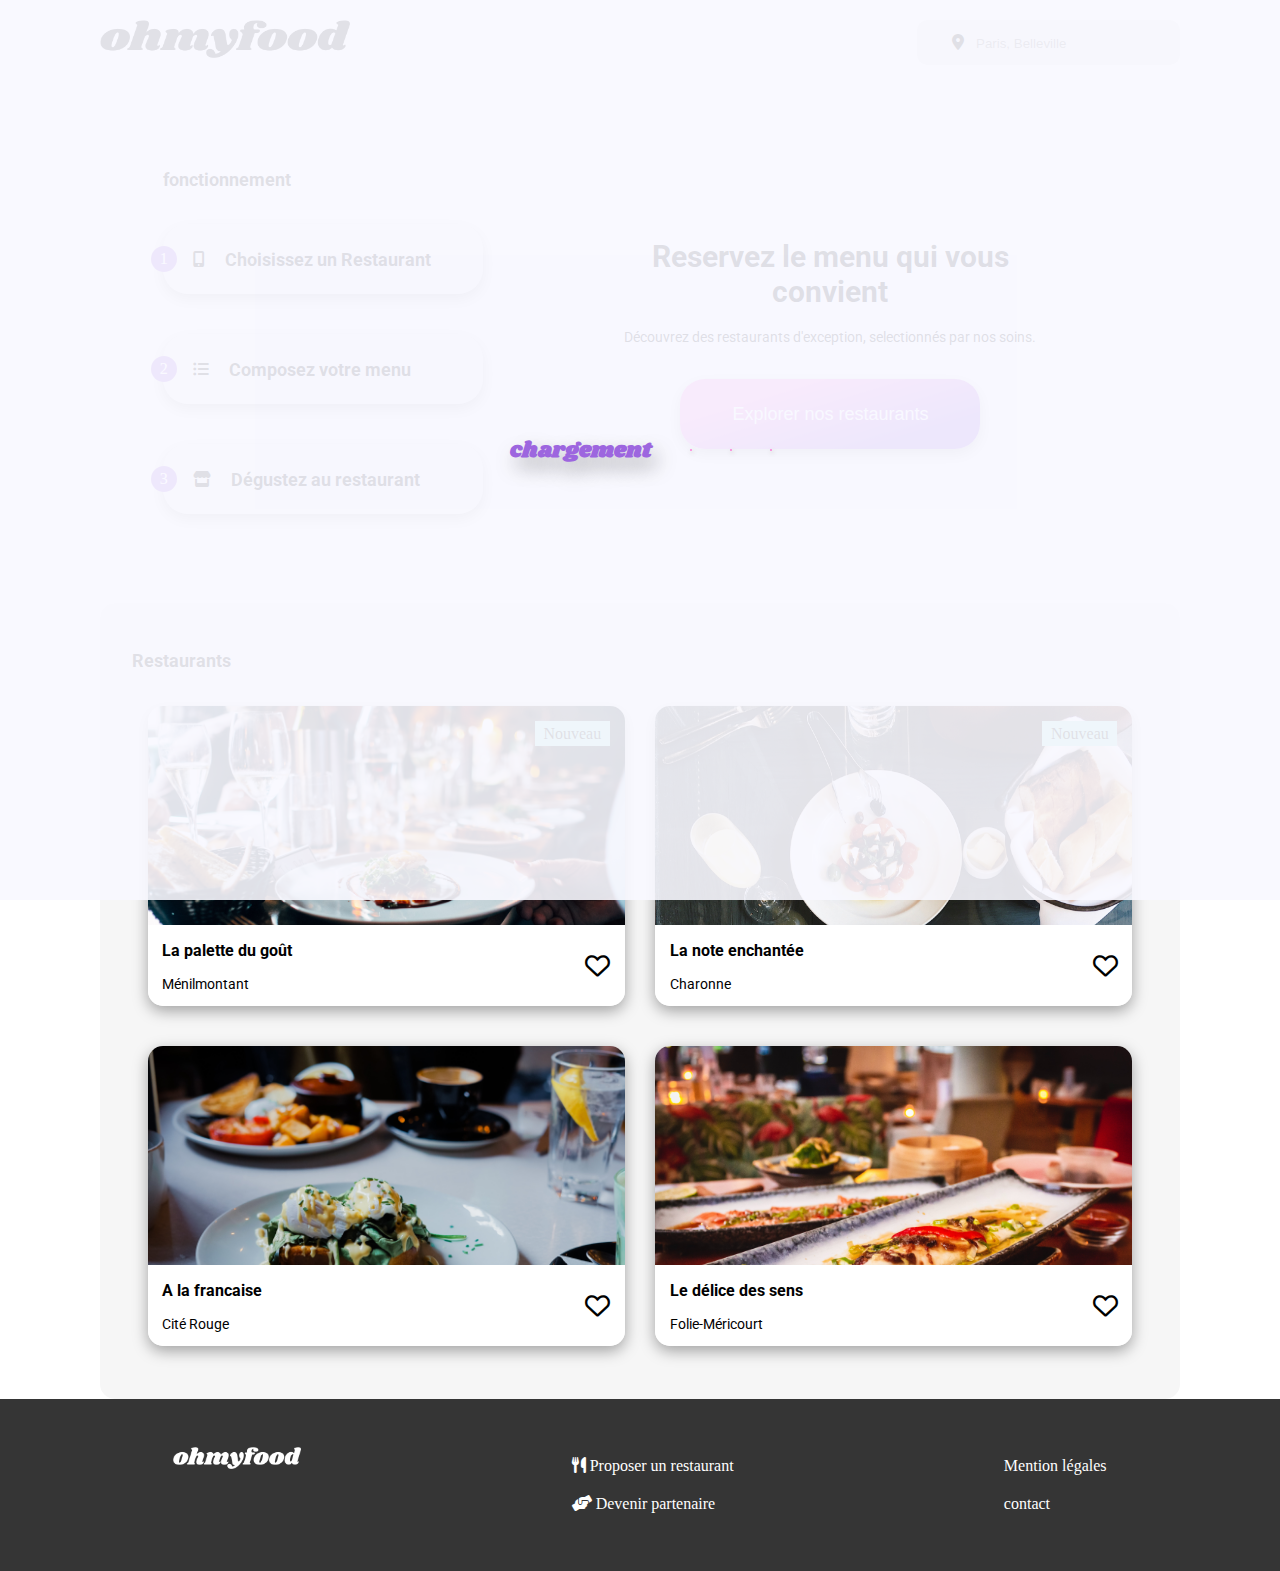
<file: docs/index.html>
<!DOCTYPE html>
<html lang="en">
<head>
    <meta charset="UTF-8">
    <meta http-equiv="X-UA-Compatible" content="IE=edge">
    <meta name="viewport" content="width=device-width, initial-scale=1.0">
    <title>Ohmyfood</title>

    <link rel="stylesheet" href="https://cdnjs.cloudflare.com/ajax/libs/font-awesome/6.0.0/css/all.min.css" integrity="sha512-9usAa10IRO0HhonpyAIVpjrylPvoDwiPUiKdWk5t3PyolY1cOd4DSE0Ga+ri4AuTroPR5aQvXU9xC6qOPnzFeg==" crossorigin="anonymous" referrerpolicy="no-referrer" />
    
    <link rel="preconnect" href="https://fonts.googleapis.com">
    <link rel="preconnect" href="https://fonts.gstatic.com" crossorigin>
    <link href="https://fonts.googleapis.com/css2?family=Roboto:wght@100;300;400;500;700&family=Shrikhand&display=swap" rel="stylesheet">
    
    <link rel="stylesheet" href="css/style.css" class="stylesheet">
    
    
</head>
<body>
    <div class="loader">
        <div class="loader-circle">
            <h1>chargement</h1> 
            <div class="loader-dots">
                <span></span>
                <span></span>
                <span></span> 
            </div> 
        </div>
    </div>
    <header>
        <div class="logo">
            <a href="#">  
                <img src="images/logo/ohmyfood.png" alt="">
            </a> 
        </div>
        <div class="location">
            <div class="icon-location">
                <i class="fa-solid fa-location-dot"></i>
            </div>
            <div class="city-location">
                <input type="text" placeholder="Paris, Belleville">
                                
            </div>

        </div>
    </header>
    <main>
        <div class="bloc-content">
            <div class="diner-search">
                <div class="title">
                    <h1>Reservez le menu qui vous convient</h1>
                    <p>Découvrez des restaurants d'exception, selectionnés par nos soins.</p>
                </div>
                <nav>
                    <input class="search-btn" type="submit" value="Explorer nos restaurants">
                </nav>
            </div>
            <nav class="menu">
                <h2>fonctionnement</h2>
                <a href="#">
                    
                    <div class="menu-card">
                        <i class="fa-solid fa-mobile-screen-button"></i>
                        <h2>Choisissez un Restaurant</h2>
                    </div>
                    <div class="number">1</div>
                    
                </a>
                <a href="#">
                    <div class="menu-card">
                        <i class="fa-solid fa-list-ul"></i>
                        <h2>Composez votre menu</h2>
                    </div>
                    <div class="number">2</div>
                </a>
                <a href="#">
                    <div class="menu-card">
                        <i class="fa-solid fa-store"></i>
                        <h2>Dégustez au restaurant</h2>
                    </div>
                    <div class="number">3</div>
                </a>
            </nav>
        </div>
        <section class="home-section">
            <h2>Restaurants</h2>
            
            <div class="card">
                <div class="image-card">
                    <a href="menu-1.html">
                        <img src="images/restaurants/jay-wennington-N_Y88TWmGwA-unsplash.jpg" alt="">
                        <span class="new">Nouveau</span>
                    </a>
                </div>
                <div class="title-card">
                    <a href="menu-1.html">
                        <div class="name-card">
                            <h3>La palette du goût</h3>
                            <p>Ménilmontant</p>
                        </div>
                    </a>
                    <div class="like">
                        <i class="fa-regular fa-heart"></i>
                        <i class="fa-solid fa-heart"></i>
                    </div>
                </div>
            </div>
            
            
            <div class="card">
                <div class="image-card">
                    <a href="menu-2.html">
                        <img src="images/restaurants/stil-u2Lp8tXIcjw-unsplash.jpg" alt="">                        
                        <span class="new">Nouveau</span>
                    </a>
                </div>
                <div class="title-card">
                    <a href="menu-2.html">
                        <div class="name-card">
                            <h3>La note enchantée</h3>
                            <p>Charonne</p>
                        </div>
                    </a>
                    <div class="like">
                        <i class="fa-regular fa-heart"></i>
                        <i class="fa-solid fa-heart"></i>
                    </div>
                </div>
            </div>
            
            
            <div class="card">
                <div class="image-card">
                    <a href="menu-3.html">
                        <img src="images/restaurants/toa-heftiba-DQKerTsQwi0-unsplash.jpg" alt="">                        
                    </a>
                </div>
                <div class="title-card">
                    <a href="menu-3.html">
                        <div class="name-card">
                            <h3>A la francaise</h3>
                            <p>Cité Rouge</p>
                        </div>
                    </a>
                    <div class="like">
                        <i class="fa-regular fa-heart"></i>
                        <i class="fa-solid fa-heart"></i>
                    </div>
                </div>
            </div>
            
            
            <div class="card">
                <div class="image-card">
                    <a href="menu-4.html">
                        <img src="images/restaurants/louis-hansel-shotsoflouis-qNBGVyOCY8Q-unsplash.jpg" alt="">                            
                    </a>
                </div>
                <div class="title-card">
                    <a href="menu-4.html">
                        <div class="name-card">
                            <h3>Le délice des sens</h3>
                            <p>Folie-Méricourt</p>
                        </div>
                    </a>
                    <div class="like">
                        <i class="fa-regular fa-heart"></i>
                        <i class="fa-solid fa-heart"></i>
                    </div>
                </div>
            </div>
            
            
        </section>
    </main>
    <footer>
        <div class="footer-logo">
            <img src="images/logo/ohmyfood.png" alt="">
        </div>
        <div class="footer-link">
            <div class="footer-link">
                <i class="fa-solid fa-utensils"></i>
                <a href="#">Proposer un restaurant</a>
            </div>
            <div class="footer-link">
                <i class="fa-solid fa-handshake-angle"></i>
                <a href="#">Devenir partenaire</a>
            </div>

        </div>
        <div class="footer-link">
            <div class="footer-link">
                <a href="#">Mention légales</a>
            </div>
            <div class="footer-link">
                <a href="mailto:toto@gmail.fr" >contact</a>
            </div>
            
        </div>
    </footer>
</body>
</html>
</file>
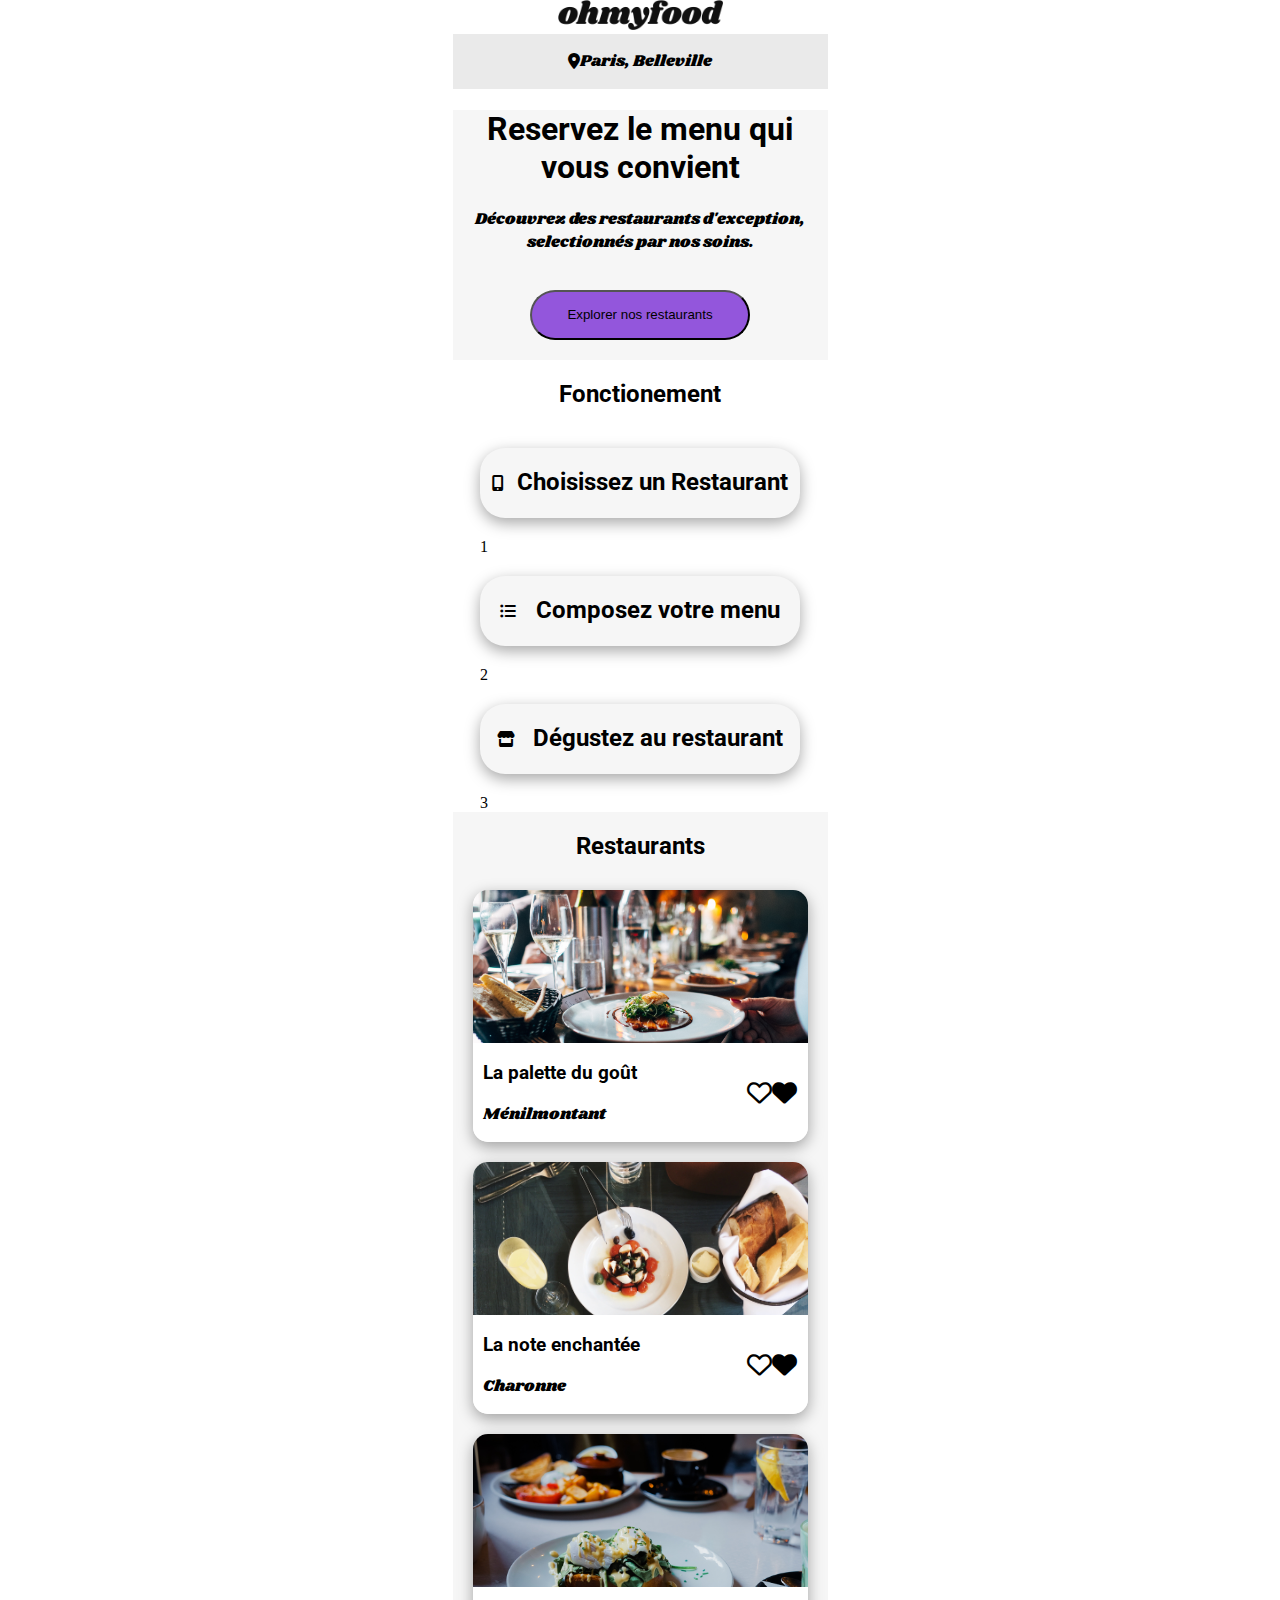
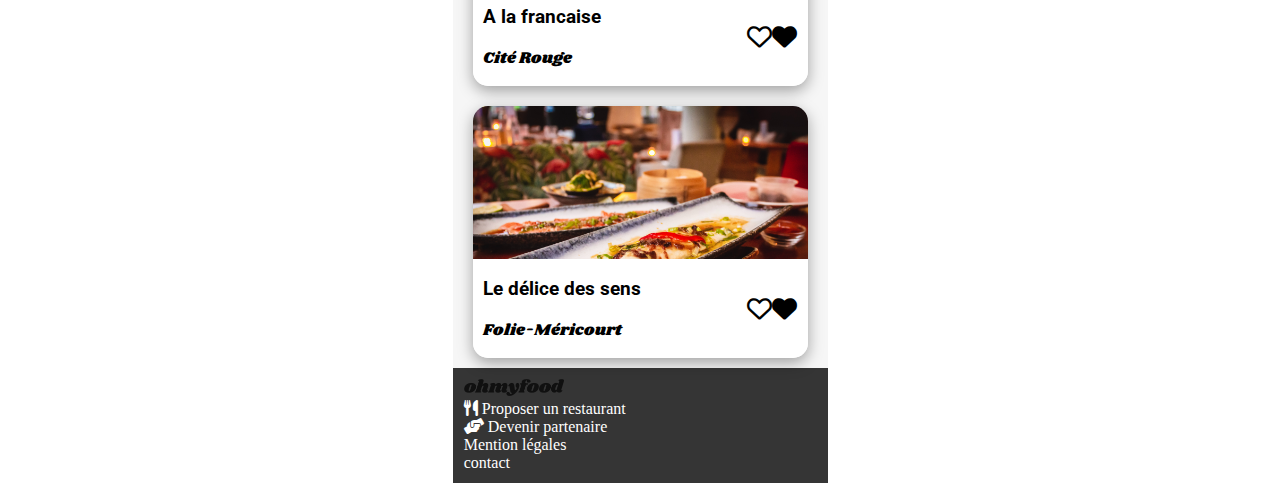
<file: P3_SABRI_Ali/index.html>
<!DOCTYPE html>
<html lang="en">
<head>
    <meta charset="UTF-8">
    <meta http-equiv="X-UA-Compatible" content="IE=edge">
    <meta name="viewport" content="width=device-width, initial-scale=1.0">
    <title>Ohmyfood</title>

    <link rel="stylesheet" href="https://cdnjs.cloudflare.com/ajax/libs/font-awesome/6.0.0/css/all.min.css" integrity="sha512-9usAa10IRO0HhonpyAIVpjrylPvoDwiPUiKdWk5t3PyolY1cOd4DSE0Ga+ri4AuTroPR5aQvXU9xC6qOPnzFeg==" crossorigin="anonymous" referrerpolicy="no-referrer" />
    
    <link rel="preconnect" href="https://fonts.googleapis.com">
    <link rel="preconnect" href="https://fonts.gstatic.com" crossorigin>
    <link href="https://fonts.googleapis.com/css2?family=Roboto:wght@100;300;400;500;700&family=Shrikhand&display=swap" rel="stylesheet">
    
    <link rel="stylesheet" href="css/style.css" class="stylesheet">
    
</head>
<body>
    <header>
        <div class="logo">
            <a href="#">  
                <img src="images/logo/ohmyfood.png" alt="">
            </a> 
        </div>
        <div class="location">
            <div class="icon-location">
                <i class="fa-solid fa-location-dot"></i>
            </div>
            <div class="city-location">
                <p>Paris, Belleville</p>
            </div>

        </div>
    </header>
    <main>
        <div class="diner-search">
            <div class="title">
                <h1>Reservez le menu qui vous convient</h1>
                <p>Découvrez des restaurants d'exception, selectionnés par nos soins.</p>
            </div>
            <nav>
                <input class="search-btn" type="submit" value="Explorer nos restaurants">
            </nav>
        </div>
        <nav class="menu">
            <h2>Fonctionement</h2>
            <a href="#">
                
                <div class="menu-card">
                    <i class="fa-solid fa-mobile-screen-button"></i>
                    <h2>Choisissez un Restaurant</h2>
                </div>
                <div class="number">1</div>
                
            </a>
            <a href="#">
                <div class="menu-card">
                    <i class="fa-solid fa-list-ul"></i>
                    <h2>Composez votre menu</h2>
                </div>
                <div class="number">2</div>
            </a>
            <a href="#">
                <div class="menu-card">
                    <i class="fa-solid fa-store"></i>
                    <h2>Dégustez au restaurant</h2>
                </div>
                <div class="number">3</div>
            </a>
        </nav>
        <section>
            <h2>Restaurants</h2>
            
            <div class="card">
                <div class="image-card">
                    <a href="menu-1.html">
                        <img src="images/restaurants/jay-wennington-N_Y88TWmGwA-unsplash.jpg" alt="">
                    </a>
                </div>
                <div class="title-card">
                    <a href="menu-1.html">
                        <div class="name-card">
                            <h3>La palette du goût</h3>
                            <p>Ménilmontant</p>
                        </div>
                    </a>
                    <div class="like">
                        <i class="fa-regular fa-heart"></i>
                        <i class="fa-solid fa-heart"></i>
                    </div>
                </div>
            </div>
            
            
            <a href="menu-2.html">
                <div class="card">
                    <div class="image-card">
                        <img src="images/restaurants/stil-u2Lp8tXIcjw-unsplash.jpg" alt="">
                    </div>
                    <div class="title-card">
                        <div class="name-card">
                            <h3>La note enchantée</h3>
                            <p>Charonne</p>
                        </div>
                        <div class="like">
                            <i class="fa-regular fa-heart"></i>
                            <i class="fa-solid fa-heart"></i>
                        </div>
                    </div>
                </div>
            </a>
            <a href="menu-3.html">
                <div class="card">
                    <div class="image-card">
                        <img src="images/restaurants/toa-heftiba-DQKerTsQwi0-unsplash.jpg" alt="">
                    </div>
                    <div class="title-card">
                        <div class="name-card">
                            <h3>A la francaise</h3>
                            <p>Cité Rouge</p>
                        </div>
                        <div class="like">
                            <i class="fa-regular fa-heart"></i>
                            <i class="fa-solid fa-heart"></i>
                        </div>
                    </div>
                </div>
            </a>
            <a href="menu-4.html">
                <div class="card">
                    <div class="image-card">
                        <img src="images/restaurants/louis-hansel-shotsoflouis-qNBGVyOCY8Q-unsplash.jpg" alt="">
                    </div>
                    <div class="title-card">
                        <div class="name-card">
                            <h3>Le délice des sens</h3>
                            <p>Folie-Méricourt</p>
                        </div>
                        <div class="like">
                            <i class="fa-regular fa-heart"></i>
                            <i class="fa-solid fa-heart"></i>
                        </div>
                    </div>
                </div>
            </a>
        </section>
    </main>
    <footer>
        <div class="footer-logo">
            <img src="images/logo/ohmyfood.png" alt="">
        </div>
        <div class="footer-link">
            <i class="fa-solid fa-utensils"></i>
            <a href="#">Proposer un restaurant</a>
        </div>
        <div class="footer-link">
            <i class="fa-solid fa-handshake-angle"></i>
            <a href="#">Devenir partenaire</a>
        </div>
        <div class="footer-link">
            <a href="#">Mention légales</a>
        </div>
        <div class="footer-link">
            <a href="mailto:toto@gmail.fr" >contact</a>
        </div>
    </footer>
</body>
</html>
</file>
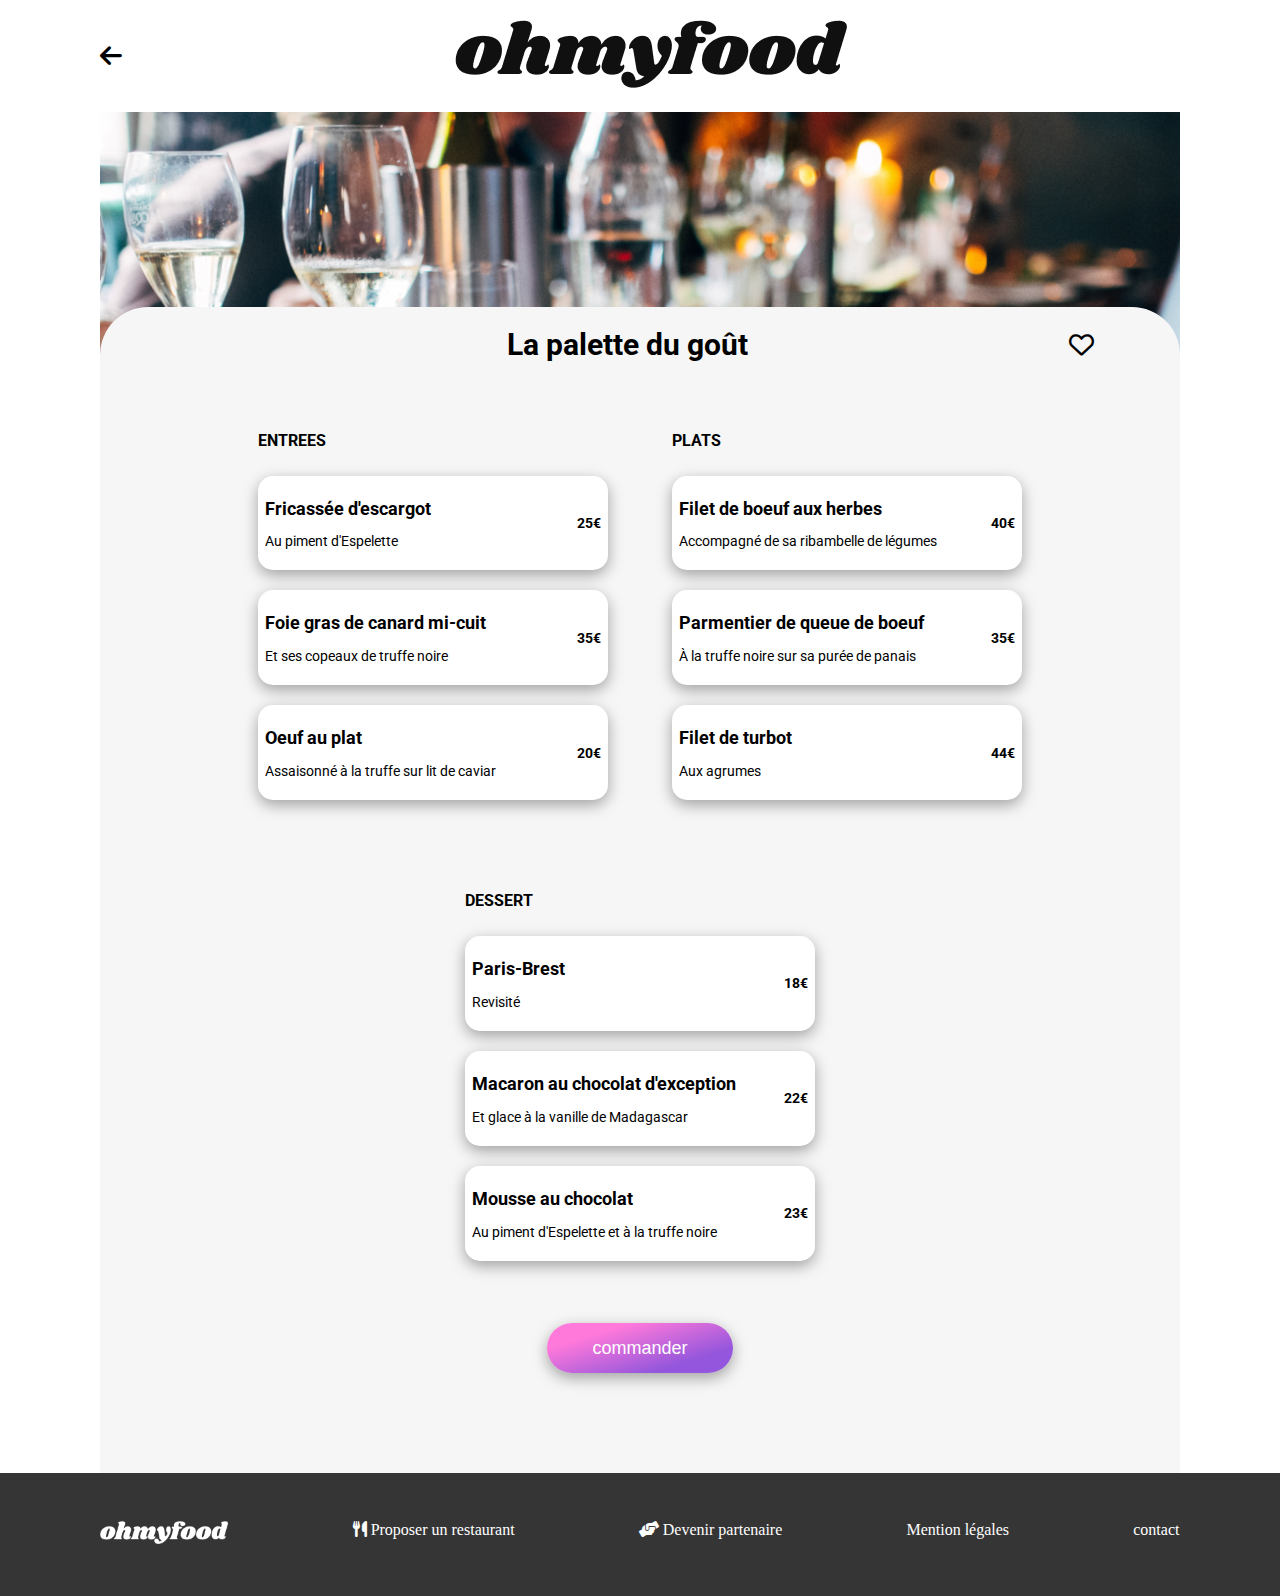
<file: docs/menu-1.html>
<!DOCTYPE html>
<html lang="en">
<head>
    <meta charset="UTF-8">
    <meta http-equiv="X-UA-Compatible" content="IE=edge">
    <meta name="viewport" content="width=device-width, initial-scale=1.0">
    <title>Ohmyfood - La palette du goût</title>
    
    <link rel="stylesheet" href="https://cdnjs.cloudflare.com/ajax/libs/font-awesome/6.0.0/css/all.min.css" integrity="sha512-9usAa10IRO0HhonpyAIVpjrylPvoDwiPUiKdWk5t3PyolY1cOd4DSE0Ga+ri4AuTroPR5aQvXU9xC6qOPnzFeg==" crossorigin="anonymous" referrerpolicy="no-referrer" />
    
    <link rel="preconnect" href="https://fonts.googleapis.com">
    <link rel="preconnect" href="https://fonts.gstatic.com" crossorigin>
    <link href="https://fonts.googleapis.com/css2?family=Roboto:wght@100;300;400;500;700&family=Shrikhand&display=swap" rel="stylesheet">
        
    <link rel="stylesheet" href="css/style.css" class="stylesheet">
        
</head>
<body>
    <header>
        <div class="previus">
            <a href="index.html">
                <i class="fa-solid fa-arrow-left"></i>
            </a>
        </div>
        <div class="logo-menu">
            <a href="#">  
                <img src="images/logo/ohmyfood.png" alt="">
            </a> 
        </div>
    </header>
    <main>
        <div class="Restaurant">
            <div class="image-restaurant restaurant-1"></div>
            <div class="name-restaurant">
                <h1> La palette du goût</h1>
                <div class="like">
                    <i class="fa-regular fa-heart"></i>
                    <i class="fa-solid fa-heart"></i>
                </div>
            </div>
        </div>
        <div class="bloc-page">
            <section class="starter">
                <h3>ENTREES</h3>
                <a href="#">
                    <div class="card-menu">
                        <div class="name-menu">
                            <h2>Fricassée d'escargot</h2>
                            <p>Au piment d'Espelette </p>
                        </div>
                        <div class="price">
                            <p>25€</p>
                        </div>
                        <div class="check">
                            <div class="slide">
                                <i class="fa-solid fa-circle-check"></i> 
                            </div>
                        </div>
                        
                    </div>
                </a>
                <a href="#">
                    <div class="card-menu">
                        <div class="name-menu">
                            <h2>Foie gras de canard mi-cuit</h2>
                            <p>Et ses copeaux de truffe noire</p>
                        </div>
                        <div class="price">
                            <p>35€</p>
                        </div>
                        <div class="check">
                            <div class="slide">
                                <i class="fa-solid fa-circle-check"></i> 
                            </div>
                        </div>
                    </div>
                </a>
                <a href="#">
                    <div class="card-menu">
                        <div class="name-menu">
                            <h2>Oeuf au plat</h2>
                            <p>Assaisonné à la truffe sur lit de caviar</p>
                        </div>
                        <div class="price">
                            <p>20€</p>
                        </div>
                        <div class="check">
                            <div class="slide">
                                <i class="fa-solid fa-circle-check"></i> 
                            </div>
                        </div>
                    </div>
                </a>
            </section>
            <section class="dish">
                <h3>PLATS</h3>
                <a href="#">
                    <div class="card-menu">
                        <div class="name-menu">
                            <h2>Filet de boeuf aux herbes</h2>
                            <p>Accompagné de sa ribambelle de légumes</p>
                        </div>
                        <div class="price">
                            <p>40€</p>
                        </div>
                        <div class="check">
                            <div class="slide">
                                <i class="fa-solid fa-circle-check"></i> 
                            </div>
                        </div>
                    </div>
                </a>
                <a href="#">
                    <div class="card-menu">
                        <div class="name-menu">
                            <h2>Parmentier de queue de boeuf</h2>
                            <p>À la truffe noire sur sa purée de panais</p>
                        </div>
                        <div class="price">
                            <p>35€</p>
                        </div>
                        <div class="check">
                            <div class="slide">
                                <i class="fa-solid fa-circle-check"></i> 
                            </div>
                        </div>
                    </div>
                </a>
                <a href="#">
                    <div class="card-menu">
                        <div class="name-menu">
                            <h2>Filet de turbot</h2>
                            <p>Aux agrumes</p>
                        </div>
                        <div class="price">
                            <p>44€</p>
                        </div>
                        <div class="check">
                            <div class="slide">
                                <i class="fa-solid fa-circle-check"></i> 
                            </div>
                        </div>
                    </div>
                </a>
            </section>
            <section class="dessert">
                <h3>DESSERT</h3>
                <a href="#">
                    <div class="card-menu">
                        <div class="name-menu">
                            <h2>Paris-Brest</h2>
                            <p>Revisité</p>
                        </div>
                        <div class="price">
                            <p>18€</p>
                        </div>
                        <div class="check">
                            <div class="slide">
                                <i class="fa-solid fa-circle-check"></i> 
                            </div>
                        </div>
                    </div>
                </a>
                <a href="#">
                    <div class="card-menu">
                        <div class="name-menu">
                            <h2>Macaron au chocolat d'exception </h2>
                            <p>Et glace à la vanille de Madagascar</p>
                        </div>
                        <div class="price">
                            <p>22€</p>
                        </div>
                        <div class="check">
                            <div class="slide">
                                <i class="fa-solid fa-circle-check"></i> 
                            </div>
                        </div>
                    </div>
                </a>
                <a href="#">
                    <div class="card-menu">
                        <div class="name-menu">
                            <h2>Mousse au chocolat</h2>
                            <p>Au piment d'Espelette et à la truffe noire</p>
                        </div>
                        <div class="price">
                            <p>23€</p>
                        </div>
                        <div class="check">
                            <div class="slide">
                                <i class="fa-solid fa-circle-check"></i> 
                            </div>
                        </div>
                    </div>
                </a>
            </section>
        </div>
        <div class="order">
            <input class="order-btn" type="submit" value="commander">
        </div>
        
    </main>
    <footer>
        <div class="footer-logo">
            <img src="images/logo/ohmyfood.png" alt="">
        </div>
        <div class="footer-link">
            <i class="fa-solid fa-utensils"></i>
            <a href="#">Proposer un restaurant</a>
        </div>
        <div class="footer-link">
            <i class="fa-solid fa-handshake-angle"></i>
            <a href="#">Devenir partenaire</a>
        </div>
        <div class="footer-link">
            <a href="#">Mention légales</a>
        </div>
        <div class="footer-link">
            <a href="mailto:toto@gmail.fr" >contact</a>
        </div>
    </footer>
</body>
</html>
</file>
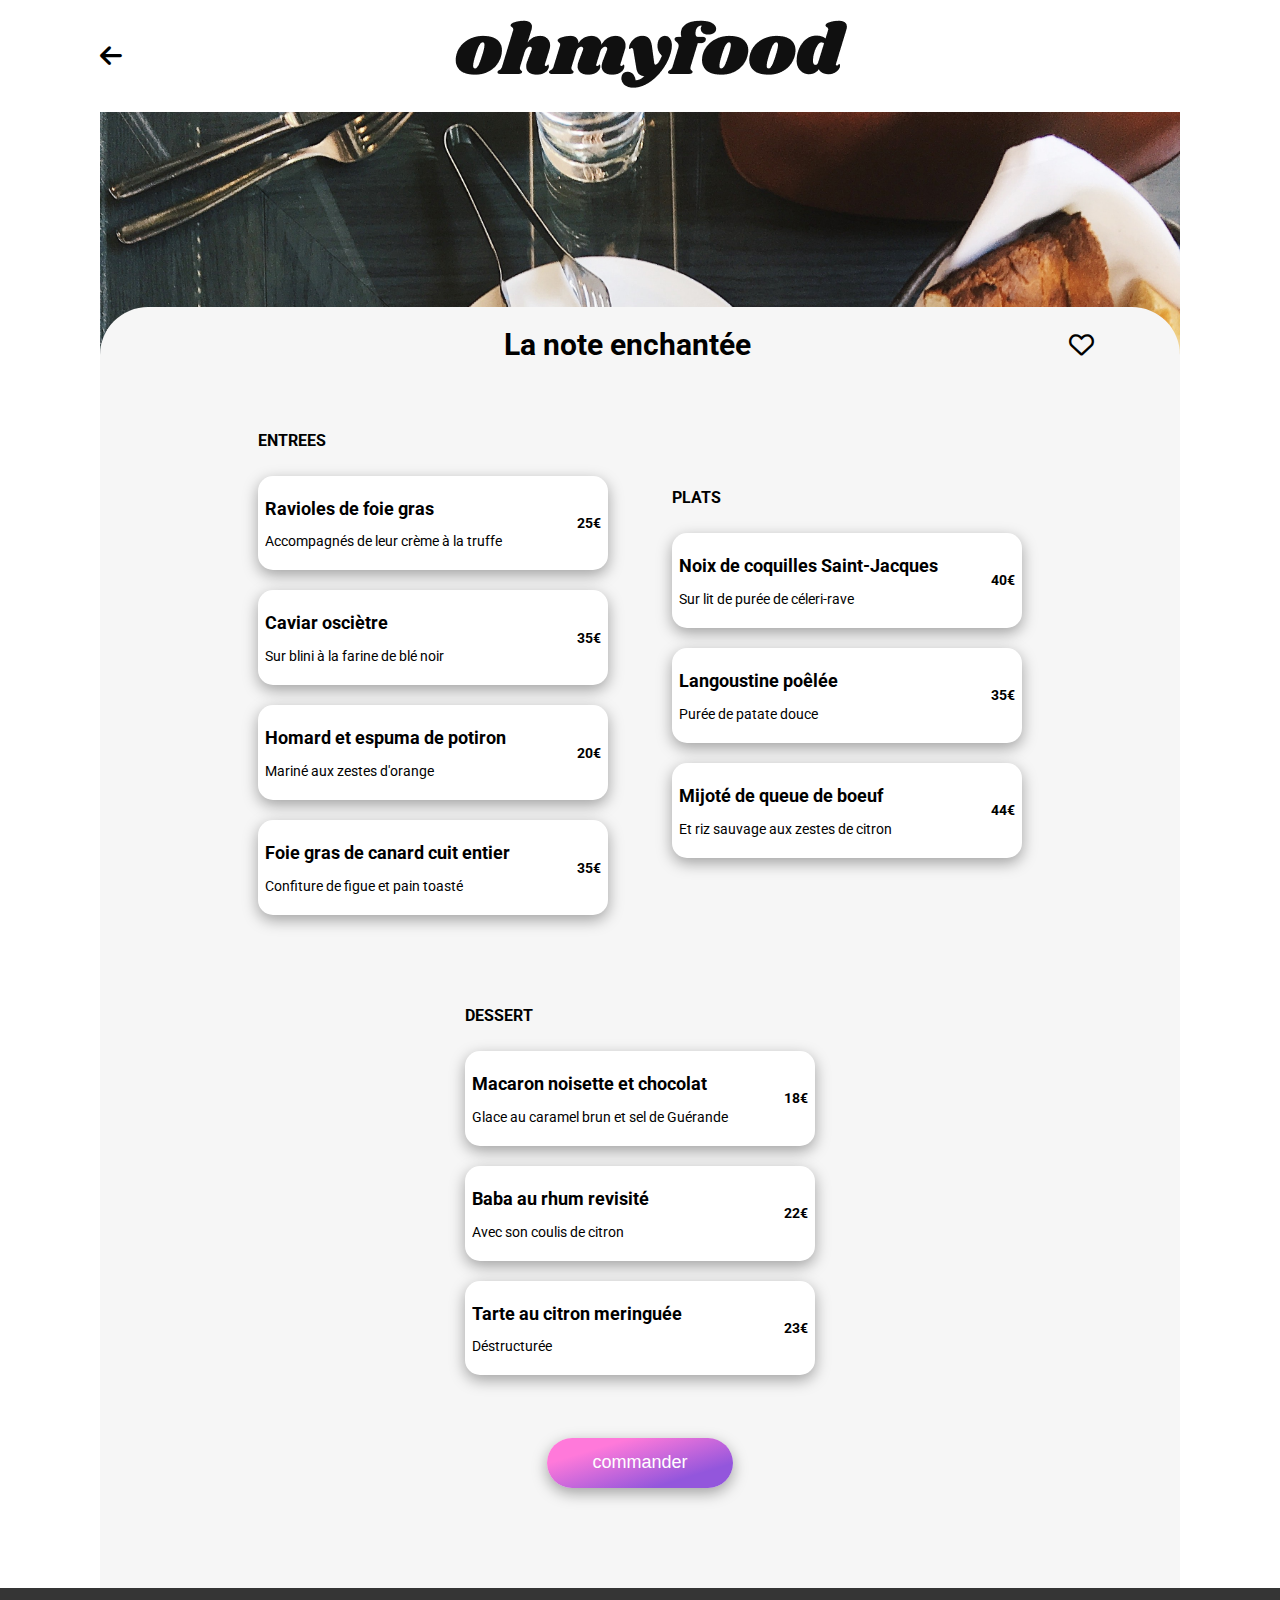
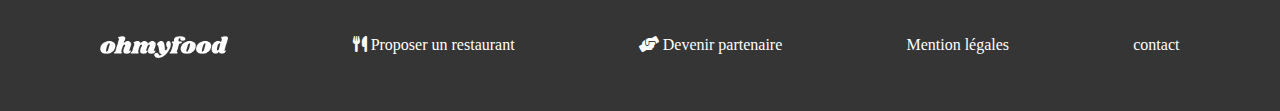
<file: docs/menu-2.html>
<!DOCTYPE html>
<html lang="en">
<head>
    <meta charset="UTF-8">
    <meta http-equiv="X-UA-Compatible" content="IE=edge">
    <meta name="viewport" content="width=device-width, initial-scale=1.0">
    <title>Ohmyfood - La note enchantée</title>
    
    <link rel="stylesheet" href="https://cdnjs.cloudflare.com/ajax/libs/font-awesome/6.0.0/css/all.min.css" integrity="sha512-9usAa10IRO0HhonpyAIVpjrylPvoDwiPUiKdWk5t3PyolY1cOd4DSE0Ga+ri4AuTroPR5aQvXU9xC6qOPnzFeg==" crossorigin="anonymous" referrerpolicy="no-referrer" />
    
    <link rel="preconnect" href="https://fonts.googleapis.com">
    <link rel="preconnect" href="https://fonts.gstatic.com" crossorigin>
    <link href="https://fonts.googleapis.com/css2?family=Roboto:wght@100;300;400;500;700&family=Shrikhand&display=swap" rel="stylesheet">
        
    <link rel="stylesheet" href="css/style.css" class="stylesheet">
        
</head>
<body>
    <header>
        <div class="previus">
            <a href="index.html">
                <i class="fa-solid fa-arrow-left"></i>
            </a>
        </div>
        <div class="logo-menu">
            <a href="#">  
                <img src="images/logo/ohmyfood.png" alt="">
            </a> 
        </div>
    </header>
    <main>
        <div class="Restaurant">
            <div class="image-restaurant restaurant-2">
                
            </div>
            <div class="name-restaurant">
                <h1>La note enchantée</h1>
                <div class="like">
                    <i class="fa-regular fa-heart"></i>
                    <i class="fa-solid fa-heart"></i>
                </div>
            </div>
        </div>
        <div class="bloc-page">
            <section class="starter">
                <h3>ENTREES</h3>
                <a href="#">
                    <div class="card-menu">
                        <div class="name-menu">
                            <h2>Ravioles de foie gras</h2>
                            <p>Accompagnés de leur crème à la truffe</p>
                        </div>
                        <div class="price">
                            <p>25€</p>
                        </div>
                        <div class="check">
                            <div class="slide">
                                <i class="fa-solid fa-circle-check"></i> 
                            </div>
                        </div>
                    </div>
                </a>
                <a href="#">
                    <div class="card-menu">
                        <div class="name-menu">
                            <h2>Caviar osciètre </h2>
                            <p>Sur blini à la farine de blé noir</p>
                        </div>
                        <div class="price">
                            <p>35€</p>
                        </div>
                        <div class="check">
                            <div class="slide">
                                <i class="fa-solid fa-circle-check"></i> 
                            </div>
                        </div>
                    </div>
                </a>
                <a href="#">
                    <div class="card-menu">
                        <div class="name-menu">
                            <h2>Homard et espuma de potiron</h2>
                            <p>Mariné aux zestes d'orange</p>
                        </div>
                        <div class="price">
                            <p>20€</p>
                        </div>
                        <div class="check">
                            <div class="slide">
                                <i class="fa-solid fa-circle-check"></i> 
                            </div>
                        </div>
                    </div>
                </a>
                <a href="#">
                    <div class="card-menu">
                        <div class="name-menu">
                            <h2>Foie gras de canard cuit entier</h2>
                            <p>Confiture de figue et pain toasté</p>
                        </div>
                        <div class="price">
                            <p>35€</p>
                        </div>
                        <div class="check">
                            <div class="slide">
                                <i class="fa-solid fa-circle-check"></i> 
                            </div>
                        </div>
                    </div>
                </a>
            </section>
            <section class="dish">
                <h3>PLATS</h3>
                <a href="#">
                    <div class="card-menu">
                        <div class="name-menu">
                            <h2>Noix de coquilles Saint-Jacques</h2>
                            <p>Sur lit de purée de céleri-rave</p>
                        </div>
                        <div class="price">
                            <p>40€</p>
                        </div>
                        <div class="check">
                            <div class="slide">
                                <i class="fa-solid fa-circle-check"></i> 
                            </div>
                        </div>
                    </div>
                </a>
                <a href="#">
                    <div class="card-menu">
                        <div class="name-menu">
                            <h2>Langoustine poêlée</h2>
                            <p>Purée de patate douce</p>
                        </div>
                        <div class="price">
                            <p>35€</p>
                        </div>
                        <div class="check">
                            <div class="slide">
                                <i class="fa-solid fa-circle-check"></i> 
                            </div>
                        </div>
                    </div>
                </a>
                <a href="#">
                    <div class="card-menu">
                        <div class="name-menu">
                            <h2>Mijoté de queue de boeuf</h2>
                            <p>Et riz sauvage aux zestes de citron</p>
                        </div>
                        <div class="price">
                            <p>44€</p>
                        </div>
                        <div class="check">
                            <div class="slide">
                                <i class="fa-solid fa-circle-check"></i> 
                            </div>
                        </div>
                    </div>
                </a>
            </section>
            <section class="dessert">
                <h3>DESSERT</h3>
                <a href="#">
                    <div class="card-menu">
                        <div class="name-menu">
                            <h2>Macaron noisette et chocolat</h2>
                            <p>Glace au caramel brun et sel de Guérande</p>
                        </div>
                        <div class="price">
                            <p>18€</p>
                        </div>
                        <div class="check">
                            <div class="slide">
                                <i class="fa-solid fa-circle-check"></i> 
                            </div>
                        </div>
                    </div>
                </a>
                <a href="#">
                    <div class="card-menu">
                        <div class="name-menu">
                            <h2>Baba au rhum revisité</h2>
                            <p>Avec son coulis de citron</p>
                        </div>
                        <div class="price">
                            <p>22€</p>
                        </div>
                        <div class="check">
                            <div class="slide">
                                <i class="fa-solid fa-circle-check"></i> 
                            </div>
                        </div>
                    </div>
                </a>
                <a href="#">
                    <div class="card-menu">
                        <div class="name-menu">
                            <h2>Tarte au citron meringuée</h2>
                            <p>Déstructurée</p>
                        </div>
                        <div class="price">
                            <p>23€</p>
                        </div>
                        <div class="check">
                            <div class="slide">
                                <i class="fa-solid fa-circle-check"></i> 
                            </div>
                        </div>
                    </div>
                </a>
            </section>
        </div>
        <div class="order">
            <input class="order-btn" type="submit" value="commander">
        </div>
        
    </main>
    <footer>
        <div class="footer-logo">
            <img src="images/logo/ohmyfood.png" alt="">
        </div>
        <div class="footer-link">
            <i class="fa-solid fa-utensils"></i>
            <a href="#">Proposer un restaurant</a>
        </div>
        <div class="footer-link">
            <i class="fa-solid fa-handshake-angle"></i>
            <a href="#">Devenir partenaire</a>
        </div>
        <div class="footer-link">
            <a href="#">Mention légales</a>
        </div>
        <div class="footer-link">
            <a href="mailto:toto@gmail.fr" >contact</a>
        </div>
    </footer>
</body>
</html>
</file>
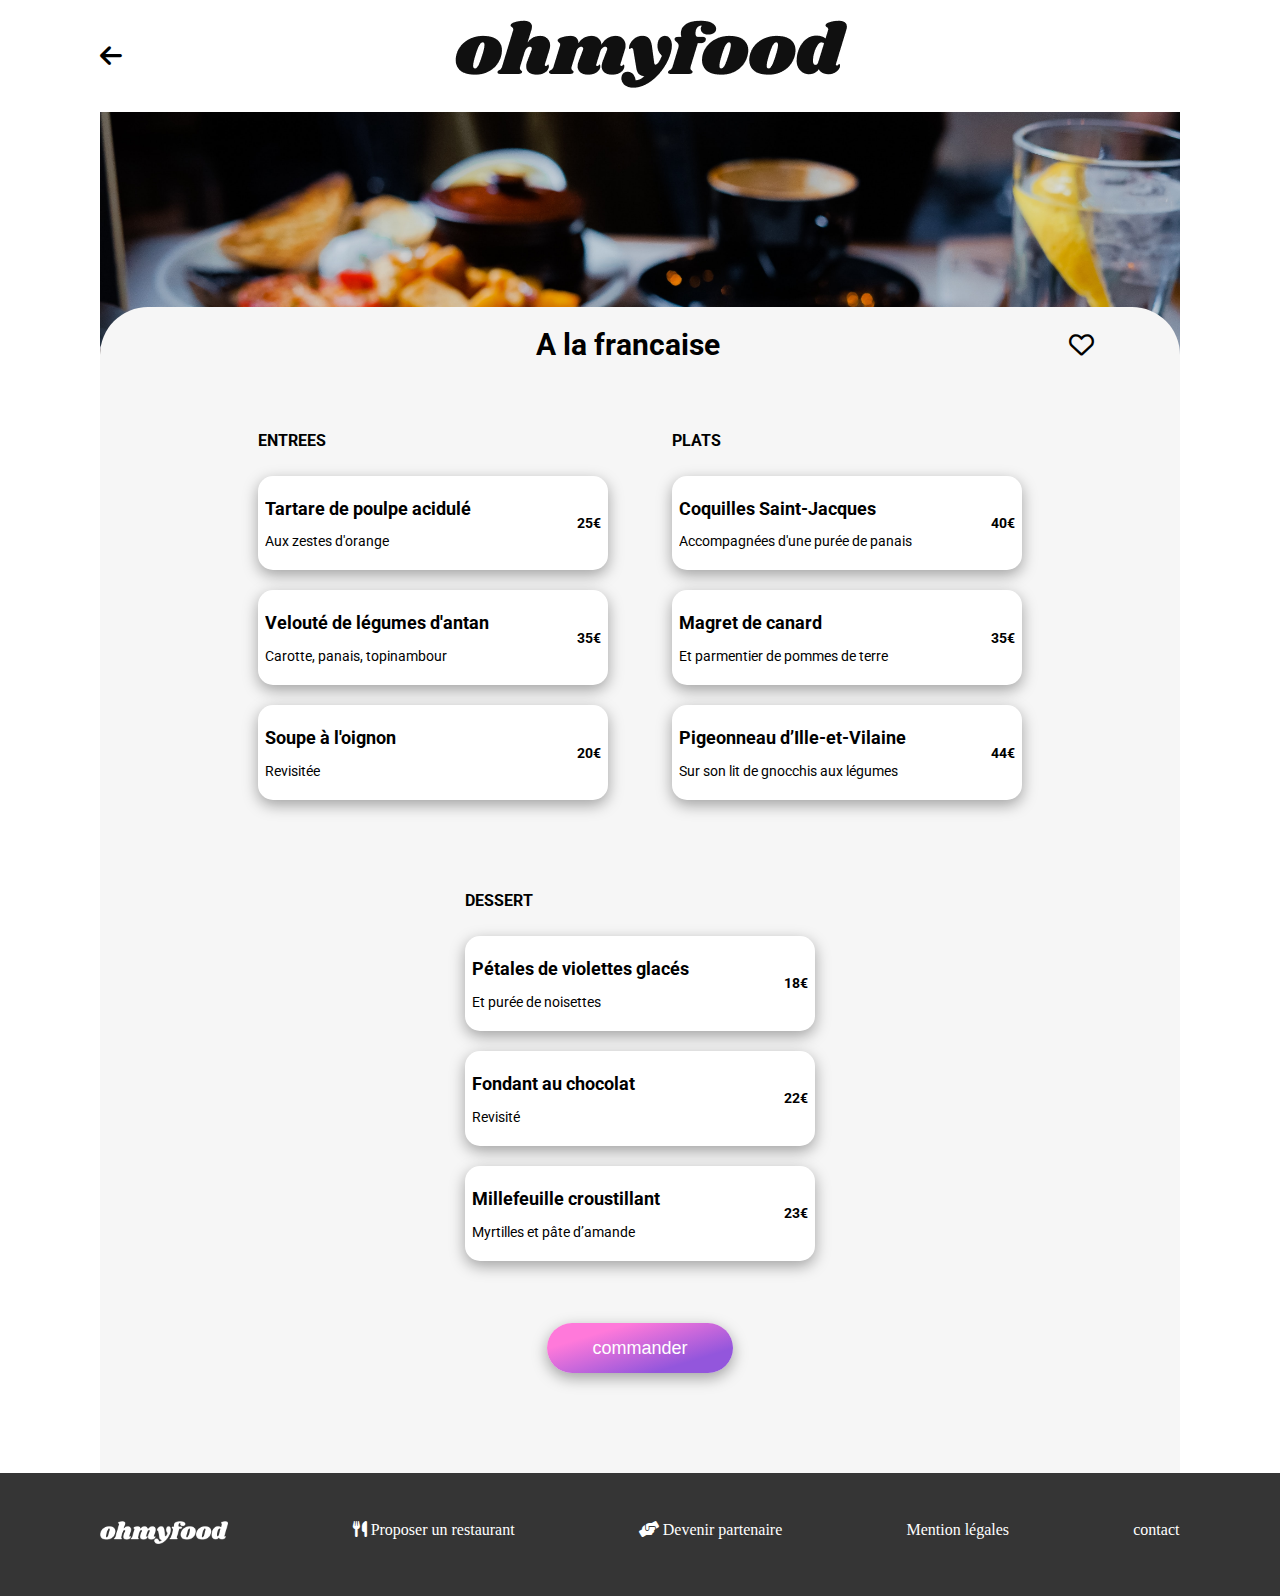
<file: docs/menu-3.html>
<!DOCTYPE html>
<html lang="en">
<head>
    <meta charset="UTF-8">
    <meta http-equiv="X-UA-Compatible" content="IE=edge">
    <meta name="viewport" content="width=device-width, initial-scale=1.0">
    <title>Ohmyfood - A la francaise</title>
    
    <link rel="stylesheet" href="https://cdnjs.cloudflare.com/ajax/libs/font-awesome/6.0.0/css/all.min.css" integrity="sha512-9usAa10IRO0HhonpyAIVpjrylPvoDwiPUiKdWk5t3PyolY1cOd4DSE0Ga+ri4AuTroPR5aQvXU9xC6qOPnzFeg==" crossorigin="anonymous" referrerpolicy="no-referrer" />
    
    <link rel="preconnect" href="https://fonts.googleapis.com">
    <link rel="preconnect" href="https://fonts.gstatic.com" crossorigin>
    <link href="https://fonts.googleapis.com/css2?family=Roboto:wght@100;300;400;500;700&family=Shrikhand&display=swap" rel="stylesheet">
        
    <link rel="stylesheet" href="css/style.css" class="stylesheet">
        
</head>
<body>
    <header>
        <div class="previus">
            <a href="index.html">
                <i class="fa-solid fa-arrow-left"></i>
            </a>
        </div>
        <div class="logo-menu">
            <a href="#">  
                <img src="images/logo/ohmyfood.png" alt="">
            </a> 
        </div>
    </header>
    <main>
        <div class="Restaurant">
            <div class="image-restaurant restaurant-3">
                
            </div>
            <div class="name-restaurant">
                <h1>A la francaise</h1>
                <div class="like">
                    <i class="fa-regular fa-heart"></i>
                    <i class="fa-solid fa-heart"></i>
                </div>
            </div>
        </div>
        <div class="bloc-page">
            <section class="starter">
                <h3>ENTREES</h3>
                <a href="#">
                    <div class="card-menu">
                        <div class="name-menu">
                            <h2>Tartare de poulpe acidulé</h2>
                            <p>Aux zestes d'orange</p>
                        </div>
                        <div class="price">
                            <p>25€</p>
                        </div>
                         <div class="check">
                            <div class="slide">
                                <i class="fa-solid fa-circle-check"></i> 
                            </div>
                        </div>
                    </div>
                </a>
                <a href="#">
                    <div class="card-menu">
                        <div class="name-menu">
                            <h2>Velouté de légumes d'antan</h2>
                            <p>Carotte, panais, topinambour</p>
                        </div>
                        <div class="price">
                            <p>35€</p>
                        </div>
                         <div class="check">
                            <div class="slide">
                                <i class="fa-solid fa-circle-check"></i> 
                            </div>
                        </div>
                    </div>
                </a>
                <a href="#">
                    <div class="card-menu">
                        <div class="name-menu">
                            <h2>Soupe à l'oignon</h2>
                            <p>Revisitée</p>
                        </div>
                        <div class="price">
                            <p>20€</p>
                        </div>
                         <div class="check">
                            <div class="slide">
                                <i class="fa-solid fa-circle-check"></i> 
                            </div>
                        </div>
                    </div>
                </a>
            </section>
            <section class="dish">
                <h3>PLATS</h3>
                <a href="#">
                    <div class="card-menu">
                        <div class="name-menu">
                            <h2>Coquilles Saint-Jacques</h2>
                            <p>Accompagnées d'une purée de panais</p>
                        </div>
                        <div class="price">
                            <p>40€</p>
                        </div>
                         <div class="check">
                            <div class="slide">
                                <i class="fa-solid fa-circle-check"></i> 
                            </div>
                        </div>
                    </div>
                </a>
                <a href="#">
                    <div class="card-menu">
                        <div class="name-menu">
                            <h2>Magret de canard</h2>
                            <p>Et parmentier de pommes de terre</p>
                        </div>
                        <div class="price">
                            <p>35€</p>
                        </div>
                         <div class="check">
                            <div class="slide">
                                <i class="fa-solid fa-circle-check"></i> 
                            </div>
                        </div>
                    </div>
                </a>
                <a href="#">
                    <div class="card-menu">
                        <div class="name-menu">
                            <h2>Pigeonneau d’Ille-et-Vilaine</h2>
                            <p>Sur son lit de gnocchis aux légumes</p>
                        </div>
                        <div class="price">
                            <p>44€</p>
                        </div>
                         <div class="check">
                            <div class="slide">
                                <i class="fa-solid fa-circle-check"></i> 
                            </div>
                        </div>
                    </div>
                </a>
            </section>
            <section class="dessert">
                <h3>DESSERT</h3>
                <a href="#">
                    <div class="card-menu">
                        <div class="name-menu">
                            <h2>Pétales de violettes glacés</h2>
                            <p>Et purée de noisettes</p>
                        </div>
                        <div class="price">
                            <p>18€</p>
                        </div>
                         <div class="check">
                            <div class="slide">
                                <i class="fa-solid fa-circle-check"></i> 
                            </div>
                        </div>
                    </div>
                </a>
                <a href="#">
                    <div class="card-menu">
                        <div class="name-menu">
                            <h2>Fondant au chocolat</h2>
                            <p>Revisité</p>
                        </div>
                        <div class="price">
                            <p>22€</p>
                        </div>
                         <div class="check">
                            <div class="slide">
                                <i class="fa-solid fa-circle-check"></i> 
                            </div>
                        </div>
                    </div>
                </a>
                <a href="#">
                    <div class="card-menu">
                        <div class="name-menu">
                            <h2>Millefeuille croustillant</h2>
                            <p>Myrtilles et pâte d’amande</p>
                        </div>
                        <div class="price">
                            <p>23€</p>
                        </div>
                         <div class="check">
                            <div class="slide">
                                <i class="fa-solid fa-circle-check"></i> 
                            </div>
                        </div>
                    </div>
                </a>
            </section>
        </div>
        <div class="order">
            <input class="order-btn" type="submit" value="commander">
        </div>
        
    </main>
    <footer>
        <div class="footer-logo">
            <img src="images/logo/ohmyfood.png" alt="">
        </div>
        <div class="footer-link">
            <i class="fa-solid fa-utensils"></i>
            <a href="#">Proposer un restaurant</a>
        </div>
        <div class="footer-link">
            <i class="fa-solid fa-handshake-angle"></i>
            <a href="#">Devenir partenaire</a>
        </div>
        <div class="footer-link">
            <a href="#">Mention légales</a>
        </div>
        <div class="footer-link">
            <a href="mailto:toto@gmail.fr" >contact</a>
        </div>
    </footer>
</body>
</html>
</file>
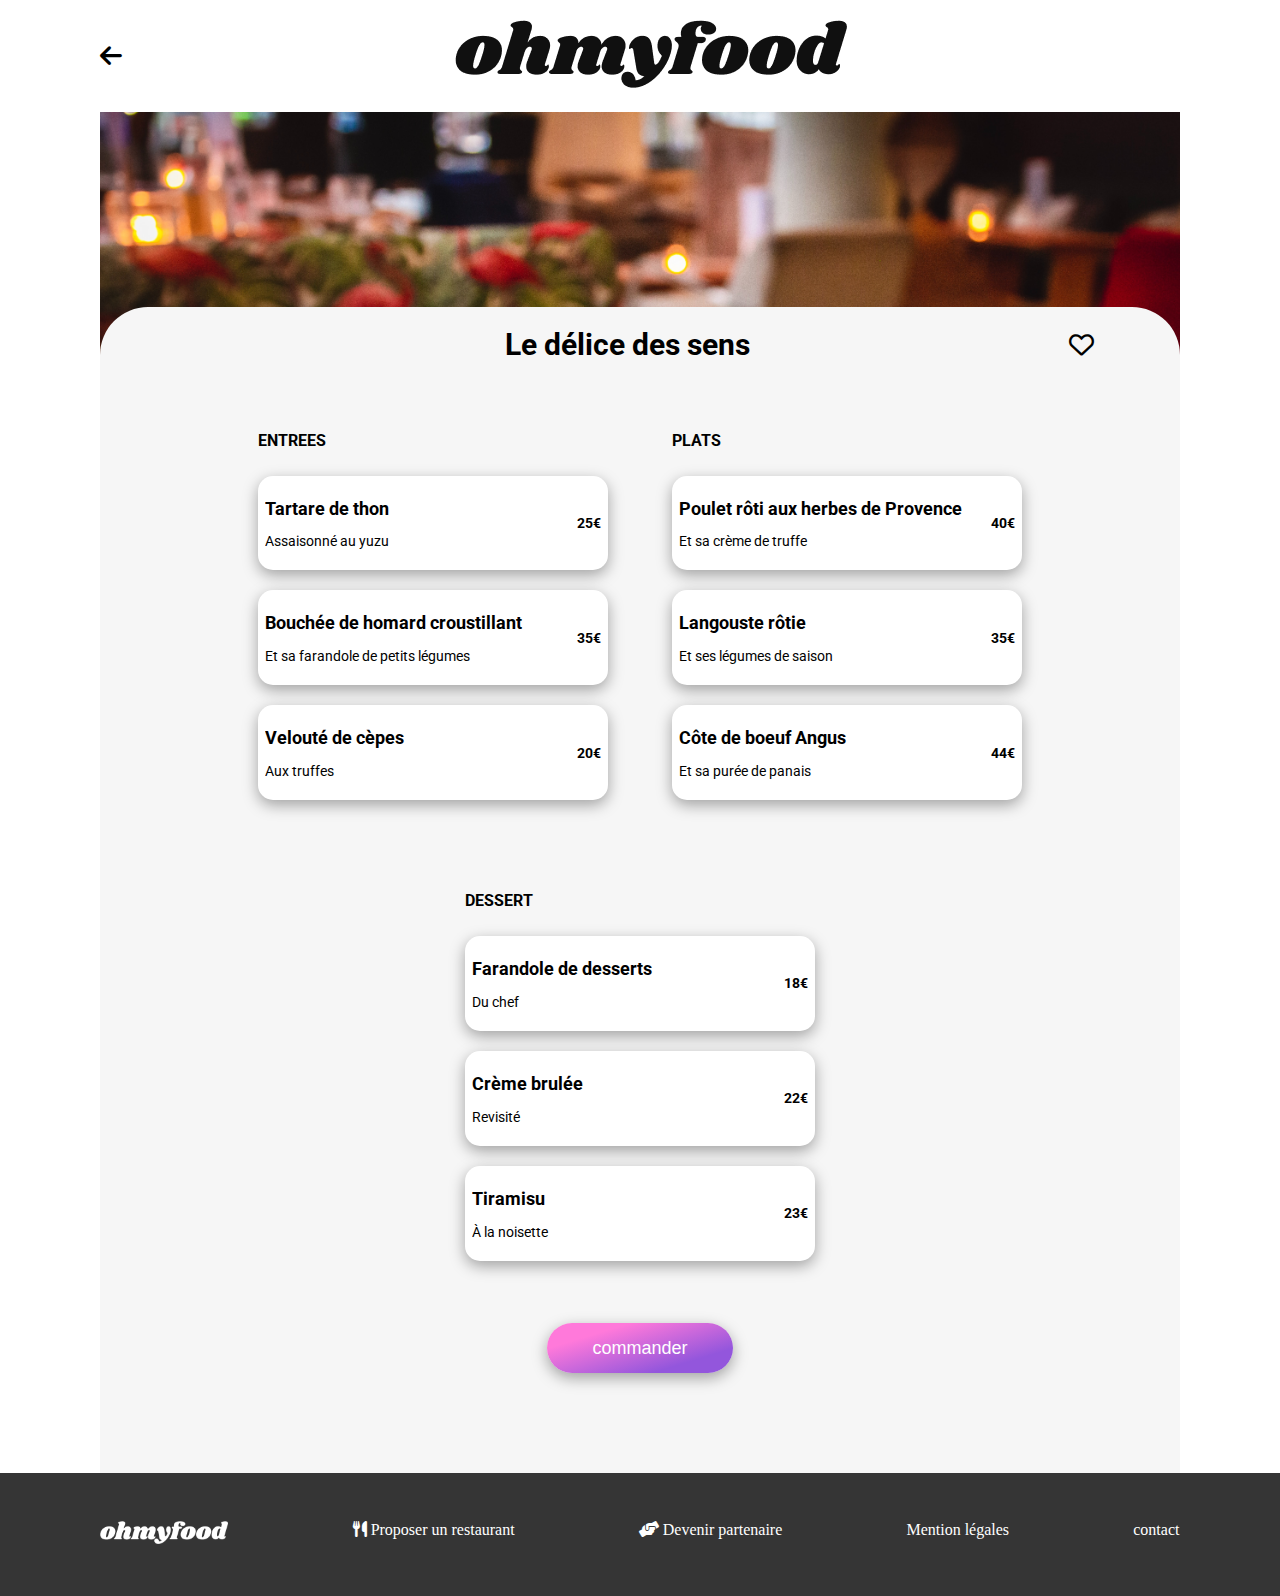
<file: docs/menu-4.html>
<!DOCTYPE html>
<html lang="en">
<head>
    <meta charset="UTF-8">
    <meta http-equiv="X-UA-Compatible" content="IE=edge">
    <meta name="viewport" content="width=device-width, initial-scale=1.0">
    <title>Ohmyfood - Le délice des sens</title>
    
    <link rel="stylesheet" href="https://cdnjs.cloudflare.com/ajax/libs/font-awesome/6.0.0/css/all.min.css" integrity="sha512-9usAa10IRO0HhonpyAIVpjrylPvoDwiPUiKdWk5t3PyolY1cOd4DSE0Ga+ri4AuTroPR5aQvXU9xC6qOPnzFeg==" crossorigin="anonymous" referrerpolicy="no-referrer" />
    
    <link rel="preconnect" href="https://fonts.googleapis.com">
    <link rel="preconnect" href="https://fonts.gstatic.com" crossorigin>
    <link href="https://fonts.googleapis.com/css2?family=Roboto:wght@100;300;400;500;700&family=Shrikhand&display=swap" rel="stylesheet">
        
    <link rel="stylesheet" href="css/style.css" class="stylesheet">
        
</head>
<body>
    <header>
        <div class="previus">
            <a href="index.html">
                <i class="fa-solid fa-arrow-left"></i>
            </a>
        </div>
        <div class="logo-menu">
            <a href="#">  
                <img src="images/logo/ohmyfood.png" alt="">
            </a> 
        </div>
    </header>
    <main>
        <div class="Restaurant">
            <div class="image-restaurant restaurant-4">
                
            </div>
            <div class="name-restaurant">
                <h1>Le délice des sens</h1>
                <div class="like">
                    <i class="fa-regular fa-heart"></i>
                    <i class="fa-solid fa-heart"></i>
                </div>
            </div>
        </div>
        <div class="bloc-page">
            <section class="starter">
                <h3>ENTREES</h3>
                <a href="#">
                    <div class="card-menu">
                        <div class="name-menu">
                            <h2>Tartare de thon</h2>
                            <p>Assaisonné au yuzu</p>
                        </div>
                        <div class="price">
                            <p>25€</p>
                        </div>
                         <div class="check">
                            <div class="slide">
                                <i class="fa-solid fa-circle-check"></i> 
                            </div>
                        </div>
                    </div>
                </a>
                <a href="#">
                    <div class="card-menu">
                        <div class="name-menu">
                            <h2>Bouchée de homard croustillant</h2>
                            <p>Et sa farandole de petits légumes</p>
                        </div>
                        <div class="price">
                            <p>35€</p>
                        </div>
                         <div class="check">
                            <div class="slide">
                                <i class="fa-solid fa-circle-check"></i> 
                            </div>
                        </div>
                    </div>
                </a>
                <a href="#">
                    <div class="card-menu">
                        <div class="name-menu">
                            <h2>Velouté de cèpes</h2>
                            <p>Aux truffes</p>
                        </div>
                        <div class="price">
                            <p>20€</p>
                        </div>
                         <div class="check">
                            <div class="slide">
                                <i class="fa-solid fa-circle-check"></i> 
                            </div>
                        </div>
                    </div>
                </a>
            </section>
            <section class="dish">
                <h3>PLATS</h3>
                <a href="#">
                    <div class="card-menu">
                        <div class="name-menu">
                            <h2>Poulet rôti aux herbes de Provence</h2>
                            <p>Et sa crème de truffe</p>
                        </div>
                        <div class="price">
                            <p>40€</p>
                        </div>
                         <div class="check">
                            <div class="slide">
                                <i class="fa-solid fa-circle-check"></i> 
                            </div>
                        </div>
                    </div>
                </a>
                <a href="#">
                    <div class="card-menu">
                        <div class="name-menu">
                            <h2>Langouste rôtie</h2>
                            <p>Et ses légumes de saison</p>
                        </div>
                        <div class="price">
                            <p>35€</p>
                        </div>
                         <div class="check">
                            <div class="slide">
                                <i class="fa-solid fa-circle-check"></i> 
                            </div>
                        </div>
                    </div>
                </a>
                <a href="#">
                    <div class="card-menu">
                        <div class="name-menu">
                            <h2>Côte de boeuf Angus</h2>
                            <p>Et sa purée de panais</p>
                        </div>
                        <div class="price">
                            <p>44€</p>
                        </div>
                         <div class="check">
                            <div class="slide">
                                <i class="fa-solid fa-circle-check"></i> 
                            </div>
                        </div>
                    </div>
                </a>
            </section>
            <section class="dessert">
                <h3>DESSERT</h3>
                <a href="#">
                    <div class="card-menu">
                        <div class="name-menu">
                            <h2>Farandole de desserts</h2>
                            <p>Du chef</p>
                        </div>
                        <div class="price">
                            <p>18€</p>
                        </div>
                         <div class="check">
                            <div class="slide">
                                <i class="fa-solid fa-circle-check"></i> 
                            </div>
                        </div>
                    </div>
                </a>
                <a href="#">
                    <div class="card-menu">
                        <div class="name-menu">
                            <h2>Crème brulée</h2>
                            <p>Revisité</p>
                        </div>
                        <div class="price">
                            <p>22€</p>
                        </div>
                         <div class="check">
                            <div class="slide">
                                <i class="fa-solid fa-circle-check"></i> 
                            </div>
                        </div>
                    </div>
                </a>
                <a href="#">
                    <div class="card-menu">
                        <div class="name-menu">
                            <h2>Tiramisu</h2>
                            <p>À la noisette</p>
                        </div>
                        <div class="price">
                            <p>23€</p>
                        </div>
                         <div class="check">
                            <div class="slide">
                                <i class="fa-solid fa-circle-check"></i> 
                            </div>
                        </div>
                    </div>
                </a>
            </section>
        </div>
        <div class="order">
            <input class="order-btn" type="submit" value="commander">
        </div>
        
    </main>
    <footer>
        <div class="footer-logo">
            <img src="images/logo/ohmyfood.png" alt="">
        </div>
        <div class="footer-link">
            <i class="fa-solid fa-utensils"></i>
            <a href="#">Proposer un restaurant</a>
        </div>
        <div class="footer-link">
            <i class="fa-solid fa-handshake-angle"></i>
            <a href="#">Devenir partenaire</a>
        </div>
        <div class="footer-link">
            <a href="#">Mention légales</a>
        </div>
        <div class="footer-link">
            <a href="mailto:toto@gmail.fr" >contact</a>
        </div>
    </footer>
</body>
</html>
</file>
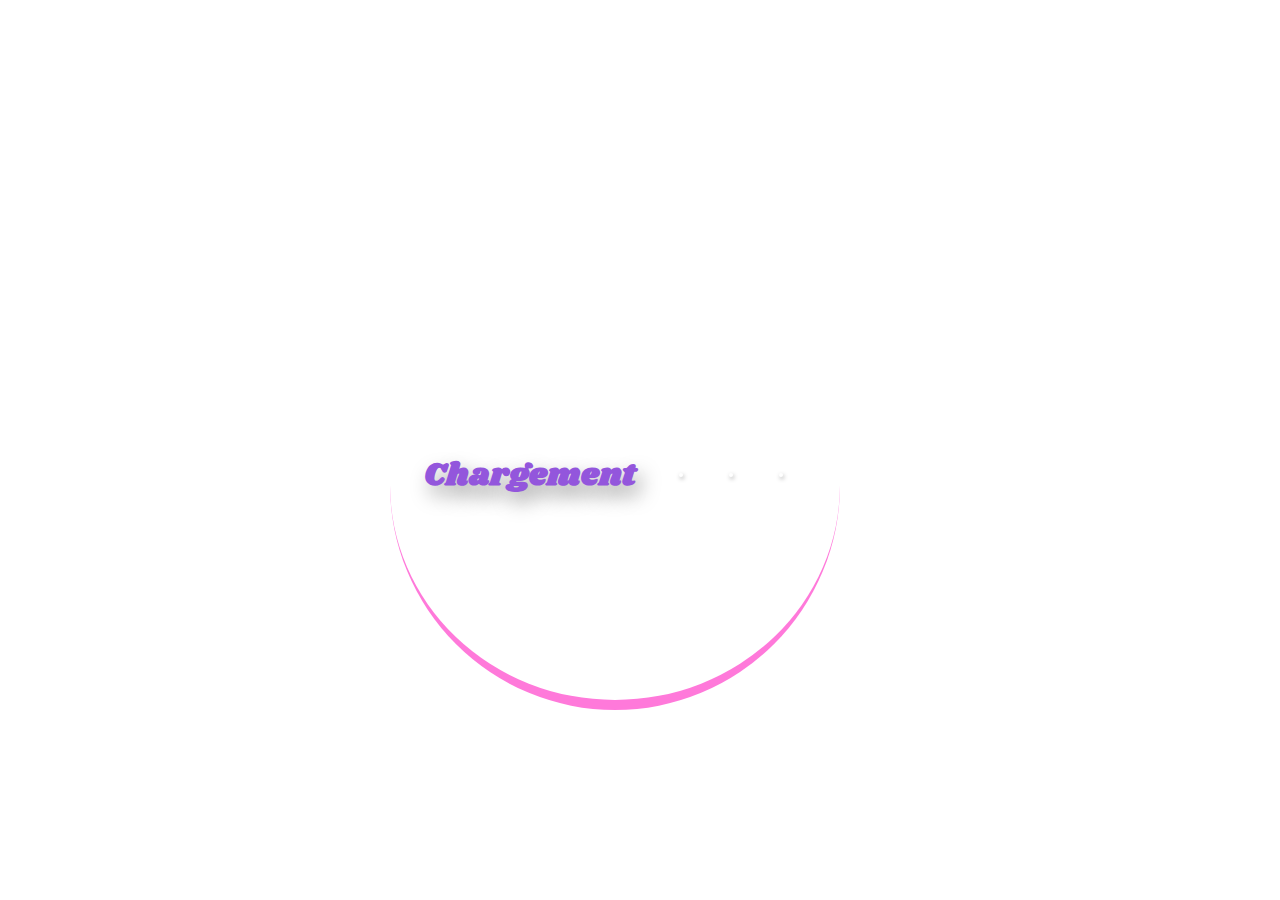
<file: P3_SABRI_Ali/loader.html>
<!DOCTYPE html>
<html lang="en">
<head>
    <meta charset="UTF-8">
    <meta http-equiv="X-UA-Compatible" content="IE=edge">
    <meta name="viewport" content="width=device-width, initial-scale=1.0">
    <title>loader</title>

    <link rel="stylesheet" href="https://cdnjs.cloudflare.com/ajax/libs/font-awesome/6.0.0/css/all.min.css" integrity="sha512-9usAa10IRO0HhonpyAIVpjrylPvoDwiPUiKdWk5t3PyolY1cOd4DSE0Ga+ri4AuTroPR5aQvXU9xC6qOPnzFeg==" crossorigin="anonymous" referrerpolicy="no-referrer" />
    
    <link rel="preconnect" href="https://fonts.googleapis.com">
    <link rel="preconnect" href="https://fonts.gstatic.com" crossorigin>
    <link href="https://fonts.googleapis.com/css2?family=Roboto:wght@100;300;400;500;700&family=Shrikhand&display=swap" rel="stylesheet">
    
    <link rel="stylesheet" href="css/loader.css" class="stylesheet">
    
</head>
<body> 
    <section>
        <h1>Chargement</h1> 
        <div class="loader">
            <span></span>
            <span></span>
            <span></span> 
        </div> 
    </section>
</body>
</html>
</file>
<file: docs/css/style.css>
@charset "UTF-8";
.logo {
  font-family: 'Shrikhand', 'cursive';
}

h1, h2, h3, p {
  font-family: 'Roboto', sans-serif;
}

h1 {
  font-size: 30px;
}

h2 {
  font-size: 18px;
}

h3 {
  font-size: 16px;
}

p {
  font-size: 14px;
}

a {
  text-decoration: none;
  color: black;
}

li {
  list-style-type: none;
}

/* ---------------------- bouton --------------------- */
.diner-search nav .search-btn, .order .order-btn {
  margin: 20px;
  border-radius: 25px;
  color: white;
  background: linear-gradient(163deg, #ff79da 24%, #9356dc 77%);
  -webkit-box-shadow: rgba(0, 0, 0, 0.35) 0px 5px 15px;
          box-shadow: rgba(0, 0, 0, 0.35) 0px 5px 15px;
  border: none;
  cursor: pointer;
}

.diner-search nav .search-btn:hover, .order .order-btn:hover {
  background: linear-gradient(163deg, #ff79da 54%, #9356dc);
  -webkit-box-shadow: rgba(0, 0, 0, 0.35) 5px 10px 20px;
          box-shadow: rgba(0, 0, 0, 0.35) 5px 10px 20px;
}

/* ---------------------- like --------------------- */
.card .like, .Restaurant .name-restaurant .like {
  display: -webkit-box;
  display: -ms-flexbox;
  display: flex;
  position: relative;
}

.card .like i, .Restaurant .name-restaurant .like i {
  font-size: 25px;
  -ms-flex-item-align: center;
      -ms-grid-row-align: center;
      align-self: center;
}

.card .like .fa-solid, .Restaurant .name-restaurant .like .fa-solid {
  position: absolute;
  background: linear-gradient(163deg, #ff79da 24%, #9356dc 77%);
  background-clip: text;
  -webkit-background-clip: text;
  color: transparent;
  opacity: 0;
}

.card .like .fa-solid:active, .Restaurant .name-restaurant .like .fa-solid:active {
  -webkit-animation: heart .5s forwards;
          animation: heart .5s forwards;
}

@media only screen and (min-width: 1090px), only screen and (min-width: 1824px) {
  .card .like .fa-solid:hover, .Restaurant .name-restaurant .like .fa-solid:hover {
    -webkit-animation: heart .5s forwards;
            animation: heart .5s forwards;
  }
}

/* ---------------------- validation --------------------- */
.card-menu .check {
  position: relative;
  border-radius: 0 15px 15px 0;
  overflow: hidden;
}

.card-menu .check .slide {
  position: absolute;
  display: -webkit-box;
  display: -ms-flexbox;
  display: flex;
  -webkit-box-pack: center;
      -ms-flex-pack: center;
          justify-content: center;
  -webkit-box-align: center;
      -ms-flex-align: center;
          align-items: center;
  right: -100%;
  width: 100%;
  height: 100%;
  background: #99E2D0;
  -webkit-transition: 1.5s;
  transition: 1.5s;
}

.card-menu .check .slide i {
  color: #fff;
  font-size: 2em;
  -webkit-transition: -webkit-transform 1.5s;
  transition: -webkit-transform 1.5s;
  transition: transform 1.5s;
  transition: transform 1.5s, -webkit-transform 1.5s;
}

.loader {
  position: fixed;
  height: 100vh;
  width: 100%;
  background: ghostwhite;
  display: -webkit-box;
  display: -ms-flexbox;
  display: flex;
  -webkit-box-pack: center;
      -ms-flex-pack: center;
          justify-content: center;
  -webkit-box-align: center;
      -ms-flex-align: center;
          align-items: center;
  z-index: 2;
  opacity: 0.9;
  -webkit-animation: vanish 2s .5s forwards;
          animation: vanish 2s .5s forwards;
}

.loader-circle {
  display: -webkit-box;
  display: -ms-flexbox;
  display: flex;
  width: 370px;
  height: 370px;
  border-radius: 370px;
  -webkit-box-pack: center;
      -ms-flex-pack: center;
          justify-content: center;
  -webkit-box-align: center;
      -ms-flex-align: center;
          align-items: center;
  position: relative;
}

.loader-circle h1 {
  font-family: 'Shrikhand', 'cursive';
  font-size: 22px;
  color: #9356DC;
  text-shadow: rgba(0, 0, 0, 0.35) 5px 10px 20px;
  margin: 20px;
}

.loader-circle::after {
  content: '';
  position: absolute;
  width: 350px;
  height: 350px;
  border: 10px solid transparent;
  border-radius: 100%;
  -webkit-animation: spin 3s linear infinite;
          animation: spin 3s linear infinite;
}

.loader-dots {
  display: -webkit-box;
  display: -ms-flexbox;
  display: flex;
}

.loader-dots span {
  width: 10px;
  height: 10px;
  margin: 15px;
  border-radius: 100%;
  background-color: #FF79DA;
  -webkit-box-shadow: rgba(0, 0, 0, 0.35) 5px 10px 20px;
          box-shadow: rgba(0, 0, 0, 0.35) 5px 10px 20px;
  display: inline-block;
  -ms-flex-item-align: center;
      -ms-grid-row-align: center;
      align-self: center;
  -webkit-transform: scale(0.2);
          transform: scale(0.2);
  -webkit-animation: grow 2.5s .5s ease-in-out infinite;
          animation: grow 2.5s .5s ease-in-out infinite;
}

/* --------------------------------- page de chargement --------------------------------- */
@-webkit-keyframes vanish {
  0% {
    visibility: visible;
  }
  100% {
    visibility: hidden;
  }
}
@keyframes vanish {
  0% {
    visibility: visible;
  }
  100% {
    visibility: hidden;
  }
}

@-webkit-keyframes spin {
  0% {
    -webkit-transform: rotate(0deg);
            transform: rotate(0deg);
    border-bottom: 10px solid #9356DC;
    border-top: 10px solid #FF79DA;
  }
  100% {
    -webkit-transform: rotate(360deg);
            transform: rotate(360deg);
    border-bottom: 10px solid #FF79DA;
    border-top: 10px solid #9356DC;
  }
}

@keyframes spin {
  0% {
    -webkit-transform: rotate(0deg);
            transform: rotate(0deg);
    border-bottom: 10px solid #9356DC;
    border-top: 10px solid #FF79DA;
  }
  100% {
    -webkit-transform: rotate(360deg);
            transform: rotate(360deg);
    border-bottom: 10px solid #FF79DA;
    border-top: 10px solid #9356DC;
  }
}

@-webkit-keyframes grow {
  0%, 100% {
    -webkit-transform: scale(0.2);
            transform: scale(0.2);
    background-color: #FF79DA;
  }
  50% {
    -webkit-transform: scale(1);
            transform: scale(1);
    background-color: #9356DC;
  }
}

@keyframes grow {
  0%, 100% {
    -webkit-transform: scale(0.2);
            transform: scale(0.2);
    background-color: #FF79DA;
  }
  50% {
    -webkit-transform: scale(1);
            transform: scale(1);
    background-color: #9356DC;
  }
}

.loader-dots span:nth-child(1) {
  -webkit-animation-delay: .1s;
          animation-delay: .1s;
}

.loader-dots span:nth-child(2) {
  -webkit-animation-delay: .4s;
          animation-delay: .4s;
}

.loader-dots span:nth-child(3) {
  -webkit-animation-delay: .8s;
          animation-delay: .8s;
}

/* --------------------------------- slide  --------------------------------- */
@-webkit-keyframes slide-page {
  0% {
    -webkit-transform: translateY(300%);
            transform: translateY(300%);
    opacity: 0;
  }
  100% {
    -webkit-transform: translateY(0);
            transform: translateY(0);
    opacity: 0.7;
  }
}
@keyframes slide-page {
  0% {
    -webkit-transform: translateY(300%);
            transform: translateY(300%);
    opacity: 0;
  }
  100% {
    -webkit-transform: translateY(0);
            transform: translateY(0);
    opacity: 0.7;
  }
}

.card:nth-child(1) {
  -webkit-animation: slide-page 1s ease-out;
          animation: slide-page 1s ease-out;
}

.card:nth-child(2) {
  -webkit-animation: slide-page 1s ease-out;
          animation: slide-page 1s ease-out;
}

.card:nth-child(3) {
  -webkit-animation: slide-page 1s .1s ease-out;
          animation: slide-page 1s .1s ease-out;
}

.card:nth-child(4) {
  -webkit-animation: slide-page 1s .2s ease-out;
          animation: slide-page 1s .2s ease-out;
}

.card:nth-child(5) {
  -webkit-animation: slide-page 1s .3s ease-out;
          animation: slide-page 1s .3s ease-out;
}

.starter a:nth-child(1), .dish a:nth-child(1), .dessert a:nth-child(1) {
  -webkit-animation: slide-page 1s ease-out;
          animation: slide-page 1s ease-out;
}

.starter a:nth-child(2), .dish a:nth-child(2), .dessert a:nth-child(2) {
  -webkit-animation: slide-page 1s .1s  ease-out;
          animation: slide-page 1s .1s  ease-out;
}

.starter a:nth-child(3), .dish a:nth-child(3), .dessert a:nth-child(3) {
  -webkit-animation: slide-page 1s .2s ease-out;
          animation: slide-page 1s .2s ease-out;
}

.starter a:nth-child(4), .dish a:nth-child(4), .dessert a:nth-child(4) {
  -webkit-animation: slide-page 1s .3s ease-out;
          animation: slide-page 1s .3s ease-out;
}

.starter a:nth-child(5), .dish a:nth-child(5), .dessert a:nth-child(5) {
  -webkit-animation: slide-page 1s .4s ease-out;
          animation: slide-page 1s .4s ease-out;
}

/* --------------------------------- LIKE --------------------------------- */
@-webkit-keyframes heart {
  0% {
    opacity: 0;
  }
  100% {
    opacity: 1;
  }
}
@keyframes heart {
  0% {
    opacity: 0;
  }
  100% {
    opacity: 1;
  }
}

/* --------------------------- Général --------------------------- */
* {
  -webkit-box-sizing: border-box;
  box-sizing: border-box;
}

body {
  margin: auto;
  padding: 0;
  width: 100%;
  max-width: 2500px;
}

/* ---------------------------  header --------------------------- */
header {
  display: -webkit-box;
  display: -ms-flexbox;
  display: flex;
  -webkit-box-orient: vertical;
  -webkit-box-direction: normal;
      -ms-flex-direction: column;
          flex-direction: column;
}

@media only screen and (min-width: 768px), only screen and (min-width: 1090px), only screen and (min-width: 1824px) {
  header {
    -webkit-box-orient: horizontal;
    -webkit-box-direction: normal;
        -ms-flex-direction: row;
            flex-direction: row;
    -webkit-box-pack: justify;
        -ms-flex-pack: justify;
            justify-content: space-between;
    padding: 10px 20px;
  }
}

@media only screen and (min-width: 1090px), only screen and (min-width: 1824px) {
  header {
    padding: 20px 0;
  }
}

.logo {
  display: -webkit-box;
  display: -ms-flexbox;
  display: flex;
  -webkit-box-pack: center;
      -ms-flex-pack: center;
          justify-content: center;
  -webkit-box-shadow: 0px 3px 0px rgba(0, 0, 0, 0.05);
          box-shadow: 0px 3px 0px rgba(0, 0, 0, 0.05);
  position: relative;
}

@media only screen and (min-width: 768px), only screen and (min-width: 1090px), only screen and (min-width: 1824px) {
  .logo {
    -webkit-box-shadow: none;
            box-shadow: none;
  }
}

.logo img {
  width: 165px;
  height: 30px;
}

@media only screen and (min-width: 768px), only screen and (min-width: 1090px), only screen and (min-width: 1824px) {
  .logo img {
    width: 250px;
    height: 38px;
  }
}

.location {
  background-color: #eaeaea;
  display: -webkit-box;
  display: -ms-flexbox;
  display: flex;
  -webkit-box-pack: center;
      -ms-flex-pack: center;
          justify-content: center;
}

.location .icon-location {
  -ms-flex-item-align: center;
      -ms-grid-row-align: center;
      align-self: center;
  padding: 10px;
}

.location .city-location {
  -ms-flex-item-align: center;
      -ms-grid-row-align: center;
      align-self: center;
}

.location .city-location input {
  border: none;
  background: transparent;
}

@media only screen and (min-width: 768px), only screen and (min-width: 1090px), only screen and (min-width: 1824px) {
  .location {
    padding: 0 25px;
    border-radius: 10px;
  }
}

/* --------------------------- main --------------------------- */
@media only screen and (min-width: 768px), only screen and (min-width: 1090px), only screen and (min-width: 1824px) {
  header, main {
    margin: 0 20px;
  }
}

@media only screen and (min-width: 1090px), only screen and (min-width: 1824px) {
  header, main {
    margin: 0 100px;
  }
}

@media only screen and (min-width: 1824px) {
  header, main {
    margin: 0 200px;
  }
}

@media only screen and (min-width: 1090px), only screen and (min-width: 1824px) {
  .bloc-content {
    display: -webkit-box;
    display: -ms-flexbox;
    display: flex;
    -webkit-box-orient: horizontal;
    -webkit-box-direction: reverse;
        -ms-flex-direction: row-reverse;
            flex-direction: row-reverse;
    -webkit-box-pack: justify;
        -ms-flex-pack: justify;
            justify-content: space-between;
    padding: 3%;
    -webkit-box-align: center;
        -ms-flex-align: center;
            align-items: center;
  }
}

/* ------------ Explorer nos restaurant ------------ */
.diner-search {
  width: 100%;
  padding: 10%;
  background-color: #f6f6f6;
}

.diner-search .title {
  text-align: center;
}

.diner-search nav {
  -webkit-box-pack: center;
      -ms-flex-pack: center;
          justify-content: center;
  display: -webkit-box;
  display: -ms-flexbox;
  display: flex;
}

.diner-search nav .search-btn {
  width: 220px;
  height: 50px;
}

@media only screen and (min-width: 1090px), only screen and (min-width: 1824px) {
  .diner-search nav .search-btn {
    width: 300px;
    height: 70px;
    font-size: 18px;
  }
}

@media only screen and (min-width: 768px), only screen and (min-width: 1090px), only screen and (min-width: 1824px) {
  .diner-search {
    border-radius: 15px;
  }
}

@media only screen and (min-width: 1090px), only screen and (min-width: 1824px) {
  .diner-search {
    background-color: white;
  }
}

/* ------------ Fonctionement ------------ */
.menu {
  -webkit-box-align: center;
      -ms-flex-align: center;
          align-items: center;
  display: -webkit-box;
  display: -ms-flexbox;
  display: flex;
  -webkit-box-orient: vertical;
  -webkit-box-direction: normal;
      -ms-flex-direction: column;
          flex-direction: column;
  padding: 3%;
}

.menu h2 {
  width: 100%;
}

.menu a {
  display: -webkit-box;
  display: -ms-flexbox;
  display: flex;
}

.menu a .menu-card {
  display: -webkit-box;
  display: -ms-flexbox;
  display: flex;
  -webkit-box-pack: space-evenly;
      -ms-flex-pack: space-evenly;
          justify-content: space-evenly;
  background-color: #f6f6f6;
  border-radius: 25px;
  margin: 20px 0;
  -webkit-box-shadow: rgba(0, 0, 0, 0.35) 0px 5px 15px;
          box-shadow: rgba(0, 0, 0, 0.35) 0px 5px 15px;
  width: 320px;
  height: 70px;
  position: relative;
  padding: 0 30px;
}

.menu a .menu-card i {
  margin-right: 20px;
}

.menu a .menu-card:hover {
  background: #e4d5f6;
}

.menu a .menu-card i {
  -ms-flex-item-align: center;
      -ms-grid-row-align: center;
      align-self: center;
}

.menu a .menu-card h2 {
  -ms-flex-item-align: center;
      -ms-grid-row-align: center;
      align-self: center;
}

.menu a .number {
  border-radius: 50%;
  width: 26px;
  height: 26px;
  padding: 4px;
  position: absolute;
  margin: -12px;
  background: #9356DC;
  color: #fff;
  text-align: center;
  -ms-flex-item-align: center;
      -ms-grid-row-align: center;
      align-self: center;
}

@media only screen and (min-width: 768px), only screen and (min-width: 1090px), only screen and (min-width: 1824px) {
  .menu {
    -webkit-box-orient: horizontal;
    -webkit-box-direction: normal;
        -ms-flex-direction: row;
            flex-direction: row;
    -ms-flex-pack: distribute;
        justify-content: space-around;
    -ms-flex-wrap: wrap;
        flex-wrap: wrap;
  }
}

@media only screen and (min-width: 1090px), only screen and (min-width: 1824px) {
  .menu {
    -webkit-box-orient: vertical;
    -webkit-box-direction: normal;
        -ms-flex-direction: column;
            flex-direction: column;
  }
}

/* ------------ Restaurant ------------ */
.home-section {
  display: -webkit-box;
  display: -ms-flexbox;
  display: flex;
  -webkit-box-orient: vertical;
  -webkit-box-direction: normal;
      -ms-flex-direction: column;
          flex-direction: column;
  -webkit-box-align: center;
      -ms-flex-align: center;
          align-items: center;
  background-color: #f6f6f6;
  -webkit-box-pack: center;
      -ms-flex-pack: center;
          justify-content: center;
  padding: 3%;
}

.home-section h2 {
  width: 100%;
}

@media only screen and (min-width: 768px), only screen and (min-width: 1090px), only screen and (min-width: 1824px) {
  .home-section {
    -webkit-box-orient: horizontal;
    -webkit-box-direction: normal;
        -ms-flex-direction: row;
            flex-direction: row;
    -ms-flex-wrap: wrap;
        flex-wrap: wrap;
    -ms-flex-pack: distribute;
        justify-content: space-around;
    border-radius: 15px;
  }
}

.card {
  border-radius: 15px;
  margin: 20px 10px;
  -webkit-box-shadow: rgba(0, 0, 0, 0.35) 0px 5px 15px;
          box-shadow: rgba(0, 0, 0, 0.35) 0px 5px 15px;
  width: 90%;
  height: 252px;
  display: -webkit-box;
  display: -ms-flexbox;
  display: flex;
  -webkit-box-orient: vertical;
  -webkit-box-direction: normal;
      -ms-flex-direction: column;
          flex-direction: column;
  overflow: hidden;
  -webkit-transition: -webkit-transform 330ms ease-in-out;
  transition: -webkit-transform 330ms ease-in-out;
  transition: transform 330ms ease-in-out;
  transition: transform 330ms ease-in-out, -webkit-transform 330ms ease-in-out;
}

@media only screen and (min-width: 768px) {
  .card {
    width: 47%;
  }
}

@media only screen and (min-width: 1090px) {
  .card {
    width: 47%;
    height: 300px;
  }
}

@media only screen and (min-width: 1824px) {
  .card {
    width: 47%;
    height: 365px;
  }
}

.card .image-card {
  overflow: hidden;
  position: relative;
}

.card .image-card img {
  width: 100%;
}

.card .image-card span {
  position: absolute;
  right: 0;
  top: 0;
  width: 75px;
  height: 25px;
  margin: 15px;
  display: -webkit-box;
  display: -ms-flexbox;
  display: flex;
  -webkit-box-pack: center;
      -ms-flex-pack: center;
          justify-content: center;
  -webkit-box-align: center;
      -ms-flex-align: center;
          align-items: center;
  background-color: #99E2D0;
}

.card .title-card {
  display: -webkit-box;
  display: -ms-flexbox;
  display: flex;
  -webkit-box-pack: justify;
      -ms-flex-pack: justify;
          justify-content: space-between;
  background-color: #fff;
  padding: 0 3%;
}

.card:hover {
  -webkit-transform: scale(1.05);
          transform: scale(1.05);
}

/* --------------------------- Footer --------------------------- */
footer {
  padding: 3%;
  background-color: #353535;
}

footer div {
  padding: 10px 0;
}

footer div a, footer div i {
  color: #fff;
}

footer div img {
  width: 8em;
  -webkit-filter: brightness(0) saturate(100%) invert(100%) sepia(0%) saturate(7492%) hue-rotate(256deg) brightness(102%) contrast(102%);
          filter: brightness(0) saturate(100%) invert(100%) sepia(0%) saturate(7492%) hue-rotate(256deg) brightness(102%) contrast(102%);
}

@media only screen and (min-width: 768px), only screen and (min-width: 1090px), only screen and (min-width: 1824px) {
  footer {
    display: -webkit-box;
    display: -ms-flexbox;
    display: flex;
    -ms-flex-pack: distribute;
        justify-content: space-around;
  }
}

/* -----------/-----------/-----------/-----------/-----------/----------- Page Menu -----------/-----------/-----------/-----------/-----------/----------- */
/* --------------------------- Header --------------------------- */
.previus {
  display: -webkit-box;
  display: -ms-flexbox;
  display: flex;
  -webkit-box-align: center;
      -ms-flex-align: center;
          align-items: center;
}

.previus i {
  font-size: 25px;
}

.logo-menu {
  display: -webkit-box;
  display: -ms-flexbox;
  display: flex;
  -webkit-box-pack: center;
      -ms-flex-pack: center;
          justify-content: center;
  width: 100%;
}

/* --------------------------- Main --------------------------- */
/* ---------- banier restaurant ---------- */
.Restaurant .image-restaurant {
  width: 100%;
  height: 260px;
  background-size: cover;
}

.Restaurant .restaurant-1 {
  background-image: url("../images/restaurants/jay-wennington-N_Y88TWmGwA-unsplash.jpg");
}

.Restaurant .restaurant-2 {
  background-image: url("../images/restaurants/stil-u2Lp8tXIcjw-unsplash.jpg");
}

.Restaurant .restaurant-3 {
  background-image: url("../images/restaurants/toa-heftiba-DQKerTsQwi0-unsplash.jpg");
}

.Restaurant .restaurant-4 {
  background-image: url("../images/restaurants/louis-hansel-shotsoflouis-qNBGVyOCY8Q-unsplash.jpg");
}

.Restaurant .name-restaurant {
  display: -webkit-box;
  display: -ms-flexbox;
  display: flex;
  -webkit-box-pack: justify;
      -ms-flex-pack: justify;
          justify-content: space-between;
  padding: 0 8%;
  border-radius: 3em 3em 0 0;
  background-color: #f6f6f6;
  margin-top: -65px;
}

.Restaurant .name-restaurant h1 {
  font-size: 30px;
  width: 100%;
  text-align: center;
}

/* ------------ section menu ------------ */
.bloc-page {
  width: 100%;
  background-color: #f6f6f6;
  display: -webkit-box;
  display: -ms-flexbox;
  display: flex;
  -webkit-box-pack: center;
      -ms-flex-pack: center;
          justify-content: center;
  -webkit-box-align: center;
      -ms-flex-align: center;
          align-items: center;
  -webkit-box-orient: vertical;
  -webkit-box-direction: normal;
      -ms-flex-direction: column;
          flex-direction: column;
}

@media only screen and (min-width: 1090px), only screen and (min-width: 1824px) {
  .bloc-page {
    -webkit-box-orient: horizontal;
    -webkit-box-direction: normal;
        -ms-flex-direction: row;
            flex-direction: row;
    -ms-flex-wrap: wrap;
        flex-wrap: wrap;
  }
}

@media only screen and (min-width: 1090px), only screen and (min-width: 1824px) {
  .bloc-page section {
    padding: 3%;
    display: -webkit-box;
    display: -ms-flexbox;
    display: flex;
    -webkit-box-orient: vertical;
    -webkit-box-direction: normal;
        -ms-flex-direction: column;
            flex-direction: column;
  }
}

.bloc-page section h3 {
  -ms-flex-item-align: start;
      align-self: flex-start;
  width: 100%;
}

.card-menu {
  width: 350px;
  display: -webkit-box;
  display: -ms-flexbox;
  display: flex;
  -webkit-box-pack: justify;
      -ms-flex-pack: justify;
          justify-content: space-between;
  margin: 10px 0;
  background-color: #fff;
  border-radius: 15px;
  -webkit-box-shadow: rgba(0, 0, 0, 0.35) 0px 5px 15px;
          box-shadow: rgba(0, 0, 0, 0.35) 0px 5px 15px;
}

.card-menu .name-menu {
  padding: 2%;
  width: 100%;
  overflow: hidden;
}

.card-menu .name-menu h2, .card-menu .name-menu p {
  white-space: nowrap;
  overflow: hidden;
  text-overflow: ellipsis;
}

.card-menu .price {
  display: -webkit-box;
  display: -ms-flexbox;
  display: flex;
  -ms-flex-item-align: center;
      align-self: center;
  font-weight: bold;
  padding: 2%;
}

.card-menu:hover .check {
  width: 80px;
}

.card-menu:hover .slide {
  right: 0;
}

.card-menu:hover i {
  -webkit-transform: rotate(2turn);
          transform: rotate(2turn);
}

/* ------------ bouton commande ------------ */
.order {
  display: -webkit-box;
  display: -ms-flexbox;
  display: flex;
  -webkit-box-pack: center;
      -ms-flex-pack: center;
          justify-content: center;
  background-color: #f6f6f6;
  padding-bottom: 80px;
}

.order .order-btn {
  width: 186px;
  height: 50px;
  font-size: 18px;
}
/*# sourceMappingURL=style.css.map */
</file>
<file: P3_SABRI_Ali/css/style.css>
* {
  -webkit-box-sizing: border-box;
  box-sizing: border-box;
}

.logo, h1, h2, h3 {
  font-family: 'Roboto', sans-serif;
}

p {
  font-family: 'Shrikhand', 'cursive';
}

a {
  text-decoration: none;
  color: black;
}

li {
  list-style-type: none;
}

body {
  margin: auto;
  padding: 0;
  width: 375px;
}

.logo {
  display: -webkit-box;
  display: -ms-flexbox;
  display: flex;
  -webkit-box-pack: center;
      -ms-flex-pack: center;
          justify-content: center;
}

.logo img {
  width: 165px;
  height: 30px;
}

.location {
  background-color: #eaeaea;
  display: -webkit-box;
  display: -ms-flexbox;
  display: flex;
  -webkit-box-pack: center;
      -ms-flex-pack: center;
          justify-content: center;
}

.location .icon-location {
  -ms-flex-item-align: center;
      -ms-grid-row-align: center;
      align-self: center;
}

.order .order-btn {
  margin: 20px;
  border-radius: 25px;
  background-color: #9356DC;
}

.diner-search {
  background-color: #f6f6f6;
}

.diner-search .title {
  text-align: center;
}

.diner-search nav {
  -webkit-box-pack: center;
      -ms-flex-pack: center;
          justify-content: center;
  display: -webkit-box;
  display: -ms-flexbox;
  display: flex;
}

.diner-search nav .search-btn {
  margin: 20px;
  border-radius: 25px;
  background-color: #9356DC;
  width: 220px;
  height: 50px;
}

.menu {
  -webkit-box-align: center;
      -ms-flex-align: center;
          align-items: center;
  display: -webkit-box;
  display: -ms-flexbox;
  display: flex;
  -webkit-box-orient: vertical;
  -webkit-box-direction: normal;
      -ms-flex-direction: column;
          flex-direction: column;
}

.menu .menu-card {
  display: -webkit-box;
  display: -ms-flexbox;
  display: flex;
  -webkit-box-pack: space-evenly;
      -ms-flex-pack: space-evenly;
          justify-content: space-evenly;
  background-color: #f6f6f6;
  border-radius: 25px;
  margin: 20px 0;
  -webkit-box-shadow: rgba(0, 0, 0, 0.35) 0px 5px 15px;
          box-shadow: rgba(0, 0, 0, 0.35) 0px 5px 15px;
  width: 320px;
  height: 70px;
}

.menu .menu-card i {
  -ms-flex-item-align: center;
      -ms-grid-row-align: center;
      align-self: center;
}

.menu .menu-card h3 {
  -ms-flex-item-align: center;
      -ms-grid-row-align: center;
      align-self: center;
}

section {
  display: -webkit-box;
  display: -ms-flexbox;
  display: flex;
  -webkit-box-orient: vertical;
  -webkit-box-direction: normal;
      -ms-flex-direction: column;
          flex-direction: column;
  -webkit-box-align: center;
      -ms-flex-align: center;
          align-items: center;
  background-color: #f6f6f6;
}

.card {
  border-radius: 15px;
  margin: 10px 0;
  -webkit-box-shadow: rgba(0, 0, 0, 0.35) 0px 5px 15px;
          box-shadow: rgba(0, 0, 0, 0.35) 0px 5px 15px;
  width: 335px;
  height: 252px;
  display: -webkit-box;
  display: -ms-flexbox;
  display: flex;
  -webkit-box-orient: vertical;
  -webkit-box-direction: normal;
      -ms-flex-direction: column;
          flex-direction: column;
  overflow: hidden;
}

.card .image-card {
  overflow: hidden;
}

.card .image-card img {
  width: 100%;
}

.card .title-card {
  display: -webkit-box;
  display: -ms-flexbox;
  display: flex;
  -webkit-box-pack: justify;
      -ms-flex-pack: justify;
          justify-content: space-between;
  background-color: #fff;
  padding: 0 3%;
}

.card .like {
  display: -webkit-box;
  display: -ms-flexbox;
  display: flex;
}

.card .like i {
  font-size: 25px;
  -ms-flex-item-align: center;
      -ms-grid-row-align: center;
      align-self: center;
}

footer {
  padding: 3%;
  background-color: #353535;
}

footer a, footer i {
  color: #fff;
}

footer img {
  width: 100px;
}

/* menu A la francaise */
.Restaurant .image-restaurant {
  width: 100%;
  height: 260px;
  background-image: url("/Users/ali/Documents/GitHub/SabriAli_3_14122021/P3_SABRI_Ali/images/restaurants/toa-heftiba-DQKerTsQwi0-unsplash.jpg");
  background-size: cover;
}

.Restaurant .name-restaurant {
  display: -webkit-box;
  display: -ms-flexbox;
  display: flex;
  -webkit-box-pack: justify;
      -ms-flex-pack: justify;
          justify-content: space-between;
  padding: 0 8%;
  border-radius: 3em 3em 0 0;
  background-color: #f6f6f6;
  margin-top: -65px;
}

.Restaurant .name-restaurant .like {
  display: -webkit-box;
  display: -ms-flexbox;
  display: flex;
}

.Restaurant .name-restaurant .like i {
  font-size: 25px;
  -ms-flex-item-align: center;
      -ms-grid-row-align: center;
      align-self: center;
}

.starter-card, .dish-card, .dessert-card {
  width: 100%;
  background-color: #fff;
  border-radius: 15px;
  margin: 10px 0;
  -webkit-box-shadow: rgba(0, 0, 0, 0.35) 0px 5px 15px;
          box-shadow: rgba(0, 0, 0, 0.35) 0px 5px 15px;
  width: 350px;
  /*height: 70px;*/
  padding: 3%;
  display: -webkit-box;
  display: -ms-flexbox;
  display: flex;
  -webkit-box-pack: justify;
      -ms-flex-pack: justify;
          justify-content: space-between;
}

.starter-card .starter-price, .dish-card .dish-price, .dessert-card .dessert-price {
  display: -webkit-box;
  display: -ms-flexbox;
  display: flex;
  -ms-flex-item-align: center;
      align-self: center;
}

.order {
  display: -webkit-box;
  display: -ms-flexbox;
  display: flex;
  -webkit-box-pack: center;
      -ms-flex-pack: center;
          justify-content: center;
  background-color: #f6f6f6;
}

.order .order-btn {
  width: 186px;
  height: 50px;
  font-size: 18px;
}
/*# sourceMappingURL=style.css.map */
</file>
<file: P3_SABRI_Ali/css/loader.css>
* {
    box-sizing: border-box;
}

body{
    margin: auto;
    padding: 0;
    width: 500px;    

}

section{
    margin-top: 50% ;
    display: flex;
    width: 450px;
    height: 450px;
    justify-content: center;
    align-items: center;
    position: relative;
    
}

section::after{
    content: '';
    position: absolute;
    top: 0;
    left: 0;
    width: 450px;
    height: 450px;
    /*border: 10px solid transparent;*/
    border-bottom: 10px solid #FF79DA;
    border-radius: 450px;
    animation: spin 3s linear infinite; 
}

@keyframes spin {
    0%{
      transform: rotate(0deg);
      border-top: 10px solid #FF79DA;
      border-bottom: 10px solid #9356DC;
      
    }
    
    100%{
        transform: rotate(360deg);
        border-bottom: 10px solid #FF79DA;
        border-top: 10px solid #9356DC;
    }
}


h1{
    font-family: 'Shrikhand', 'cursive';
    font-size: 2em;
    color: #9356DC ;
    text-shadow: rgba(0, 0, 0, 0.35) 5px 10px 20px;
    margin-right: 20px;
}

.loader{
    display: flex;
    width: 150px;
    height: 150px;
    border-radius: 150px;
}


span{
    width: 20px;
    height: 20px;
    margin: 15px;
    border-radius: 100%;
    box-shadow: rgba(0, 0, 0, 0.35) 5px 10px 20px;;
    display: inline-block;
    align-self: center;
    transform: scale(0.2);
     animation: scaling 2.5s ease-in-out infinite;

}

@keyframes scaling{
    0%, 100%{
      transform: scale(0.2);
      background-color: #9356DC;
    }
    
    50%{
        transform: scale(1);
        background-color: #FF79DA;
    }
}

span:nth-child(1){
  animation-delay: 0.1s;
}

span:nth-child(2){
    animation-delay: 0.4s;
}

span:nth-child(3){
    animation-delay: 0.8s;
}
</file>
